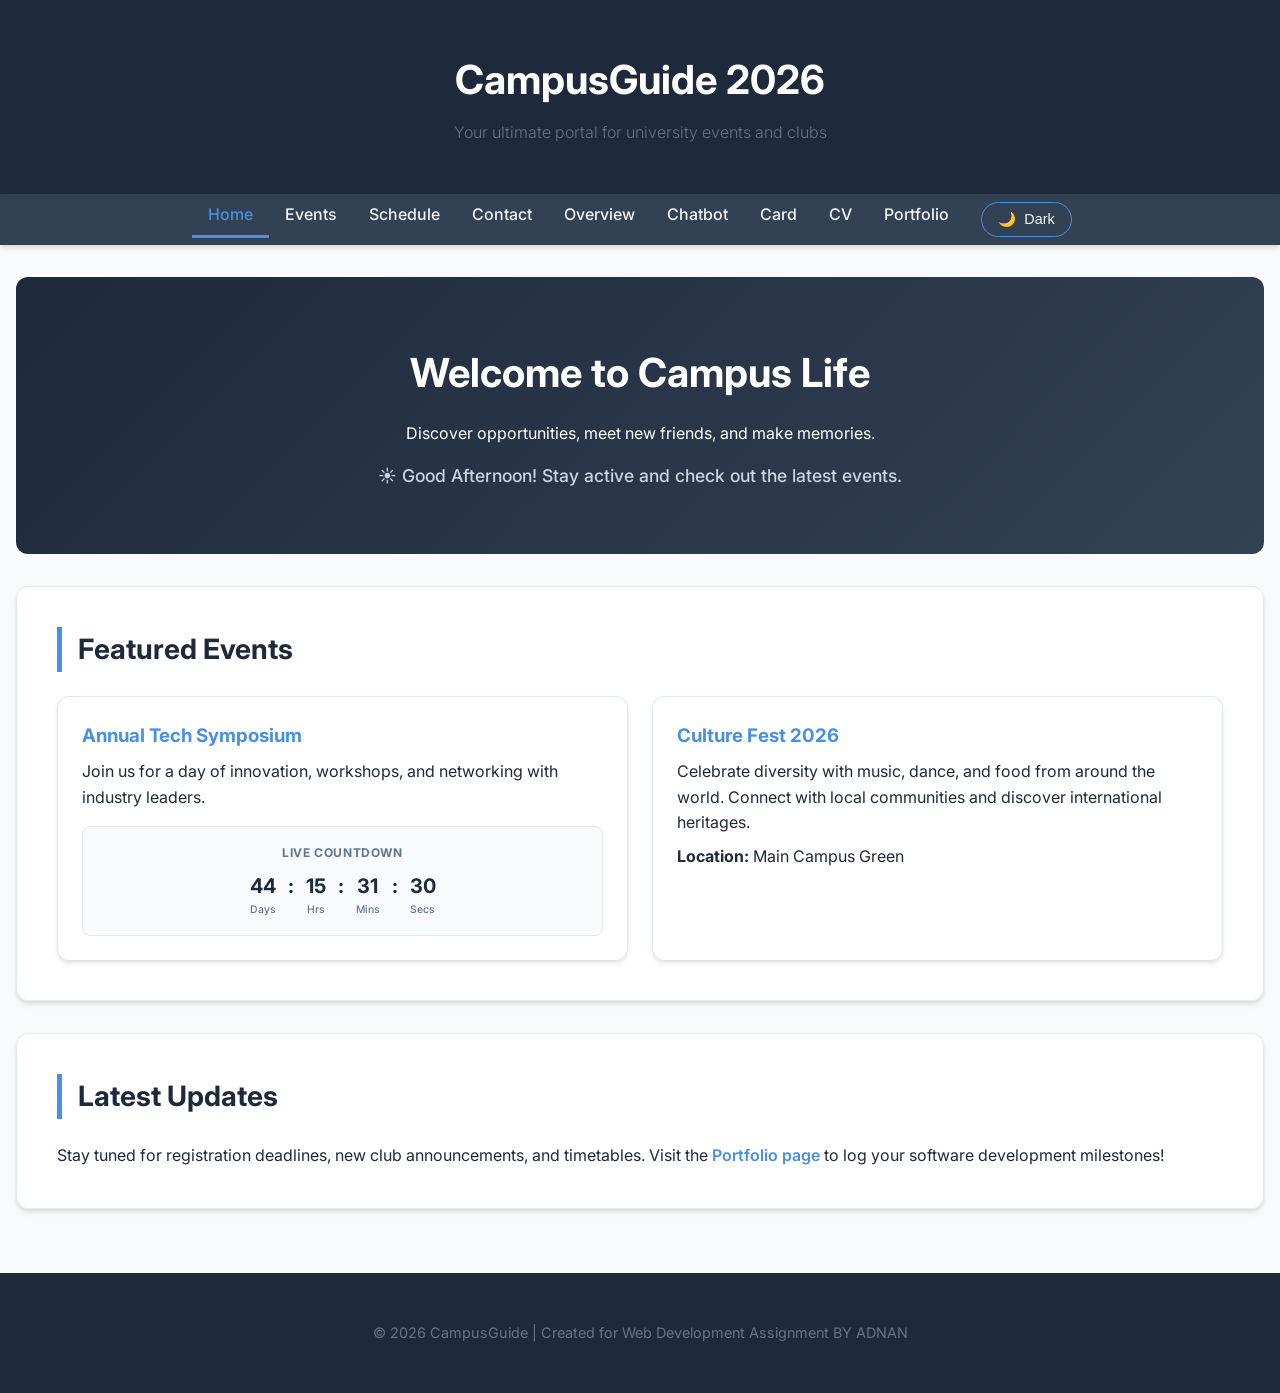
<file: index.html>
<!DOCTYPE html>
<html lang="en">
<head>
    <meta charset="UTF-8">
    <meta name="viewport" content="width=device-width, initial-scale=1.0">
    <title>CampusGuide 2026 - Home</title>
    <link rel="stylesheet" href="styles.css">
    <script src="theme.js"></script>
    <link rel="preconnect" href="https://fonts.googleapis.com">
    <link rel="preconnect" href="https://fonts.gstatic.com" crossorigin>
    <link href="https://fonts.googleapis.com/css2?family=Inter:wght@300;400;500;600;700&display=swap" rel="stylesheet">
    <!-- Demonstration of Internal CSS Rule -->
    <style>
        .hero-banner {
            background: linear-gradient(135deg, #1e293b 0%, #334155 100%);
            color: white;
            padding: 4rem 2rem;
            text-align: center;
            border-radius: var(--radius);
            margin-bottom: 2rem;
        }
        .hero-banner h2 {
            border: none;
            padding: 0;
            color: white;
            font-size: 2.5rem;
            margin-bottom: 1rem;
        }
    </style>
</head>
<body>
    <a href="#main-content" class="skip-link">Skip to main content</a>
    <header>    
        <h1>CampusGuide 2026</h1>
        <p>Your ultimate portal for university events and clubs</p>
    </header>
    
    <nav aria-label="Main navigation">
        <ul>
            <li><a href="index.html" aria-current="page">Home</a></li>
            <li><a href="content.html">Events</a></li>
            <li><a href="data.html">Schedule</a></li>
            <li><a href="contact.html">Contact</a></li>
            <li><a href="overview.html">Overview</a></li>
            <li><a href="chatbot.html">Chatbot</a></li>
            <li><a href="card.html">Card</a></li>
            <li><a href="cv.html">CV</a></li>
            <li><a href="portfolio.html">Portfolio</a></li>
            <li class="theme-toggle-container">
                <button id="theme-toggle" class="theme-toggle-btn" aria-label="Toggle dark mode">
                    <span class="theme-icon" aria-hidden="true">🌙</span>
                    <span class="theme-text">Dark</span>
                </button>
            </li>
        </ul>
    </nav>

    <main id="main-content">
        <div class="hero-banner">
            <h2>Welcome to Campus Life</h2>
            <p>Discover opportunities, meet new friends, and make memories.</p>
        </div>

        <section aria-labelledby="featured-events-heading">
            <h2 id="featured-events-heading">Featured Events</h2>
            <div style="display: grid; grid-template-columns: repeat(auto-fit, minmax(280px, 1fr)); gap: 1.5rem; margin-top: 1rem;">
                <article class="info-card" style="background: var(--card-bg); border: 1px solid var(--border-color); border-radius: var(--radius); padding: 1.5rem; box-shadow: var(--shadow); margin-bottom: 0; border-bottom: none;">
                    <h3 style="color: var(--primary-color); margin-bottom: 0.5rem;">Annual Tech Symposium</h3>
                    <p>Join us for a day of innovation, workshops, and networking with industry leaders.</p>
                    
                    <!-- Live Countdown Widget (Visual Enhancement) -->
                    <div class="countdown-card" style="background: var(--bg-color); padding: 1rem; border-radius: 8px; border: 1px solid var(--border-color); text-align: center; margin-top: 1rem;">
                        <span style="font-size: 0.75rem; font-weight: 700; color: var(--text-light); text-transform: uppercase; letter-spacing: 0.05em; display: block; margin-bottom: 0.5rem;">Live Countdown</span>
                        <div id="tech-symposium-countdown" style="display: flex; justify-content: center; gap: 0.75rem; font-size: 1.25rem; font-weight: 700; color: var(--text-color);">
                            <div><span id="cd-days">00</span><div style="font-size: 0.65rem; font-weight: 500; color: var(--text-light);">Days</div></div>
                            <div>:</div>
                            <div><span id="cd-hours">00</span><div style="font-size: 0.65rem; font-weight: 500; color: var(--text-light);">Hrs</div></div>
                            <div>:</div>
                            <div><span id="cd-mins">00</span><div style="font-size: 0.65rem; font-weight: 500; color: var(--text-light);">Mins</div></div>
                            <div>:</div>
                            <div><span id="cd-secs">00</span><div style="font-size: 0.65rem; font-weight: 500; color: var(--text-light);">Secs</div></div>
                        </div>
                    </div>
                </article>
                
                <article class="info-card" style="background: var(--card-bg); border: 1px solid var(--border-color); border-radius: var(--radius); padding: 1.5rem; box-shadow: var(--shadow); margin-bottom: 0; border-bottom: none;">
                    <h3 style="color: var(--primary-color); margin-bottom: 0.5rem;">Culture Fest 2026</h3>
                    <p>Celebrate diversity with music, dance, and food from around the world. Connect with local communities and discover international heritages.</p>
                    <p style="margin-top: 0.5rem;"><strong>Location:</strong> Main Campus Green</p>
                </article>
            </div>
        </section>

        <section aria-labelledby="updates-heading">
            <h2 id="updates-heading">Latest Updates</h2>
            <p>Stay tuned for registration deadlines, new club announcements, and timetables. Visit the <a href="portfolio.html" style="color: var(--primary-color); font-weight: 600; text-decoration: none;">Portfolio page</a> to log your software development milestones!</p>
        </section>
    </main>
    
    <footer>
        <p>&copy; 2026 CampusGuide | Created for Web Development Assignment BY ADNAN</p>
    </footer>

    <script src="index.js"></script>
</body>
</html>
</file>
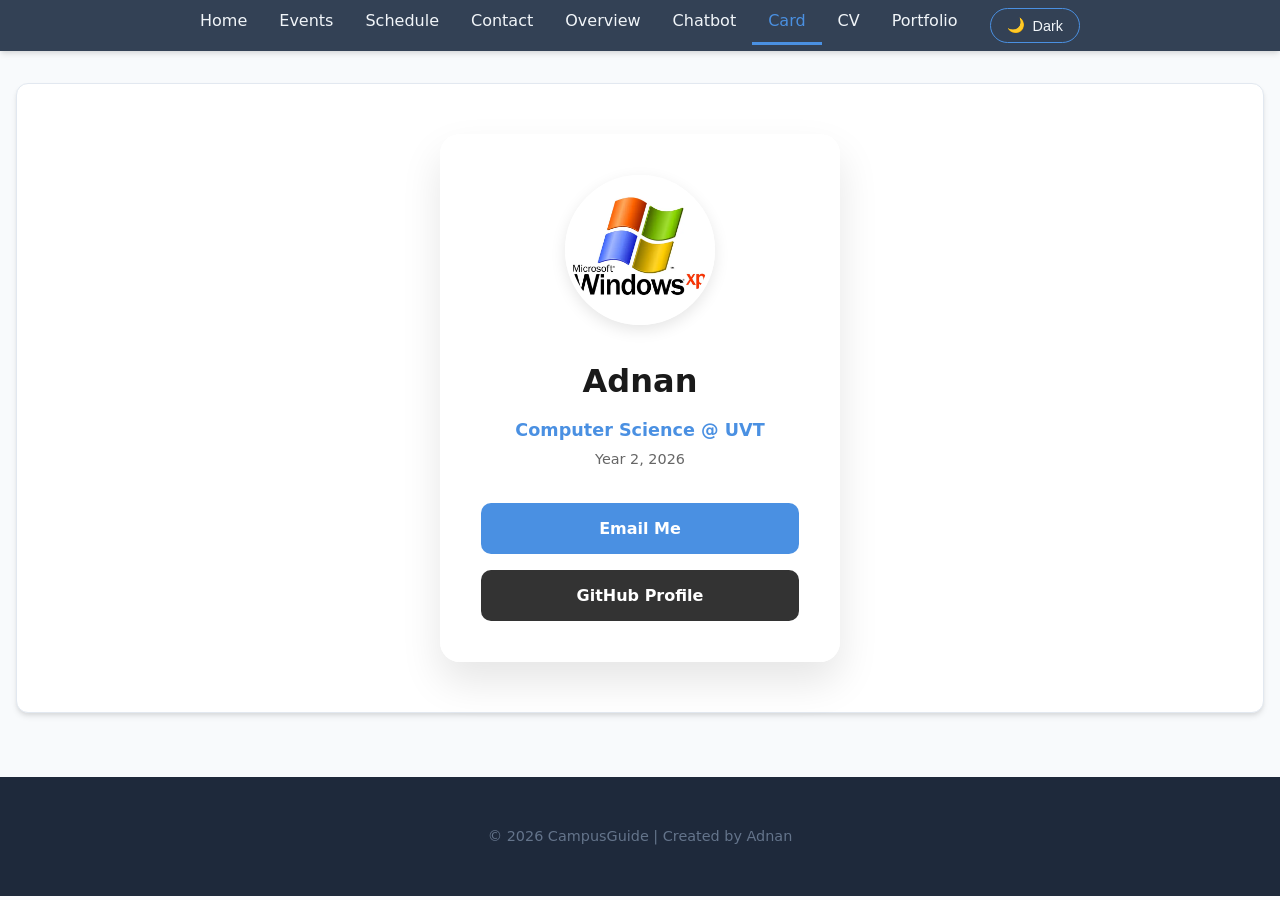
<file: card.html>
<!DOCTYPE html>
<html lang="en">
<head>
    <meta charset="UTF-8">
    <meta name="viewport" content="width=device-width, initial-scale=1.0">
    <title>Business Card - Adnan</title>
    <link rel="stylesheet" href="styles.css">
    <link rel="stylesheet" href="card.css">
    <script src="theme.js"></script>
</head>
<body>
    <nav aria-label="Main navigation">
        <ul>
            <li><a href="index.html">Home</a></li>
            <li><a href="content.html">Events</a></li>
            <li><a href="data.html">Schedule</a></li>
            <li><a href="contact.html">Contact</a></li>
            <li><a href="overview.html">Overview</a></li>
            <li><a href="chatbot.html">Chatbot</a></li>
            <li><a href="card.html" aria-current="page">Card</a></li>
            <li><a href="cv.html">CV</a></li>
            <li><a href="portfolio.html">Portfolio</a></li>
            <li class="theme-toggle-container">
                <button id="theme-toggle" class="theme-toggle-btn" aria-label="Toggle dark mode">
                    <span class="theme-icon" aria-hidden="true">🌙</span>
                    <span class="theme-text">Dark</span>
                </button>
            </li>
        </ul>
    </nav>

    <main id="main-content">
        <section class="card-container">
            <div class="card" id="my-card">
                <img src="Windows.jpg" alt="Profile photo of Adnan" class="profile-img">
                <h1 class="name">Adnan</h1>
                <p class="specialization">Computer Science @ UVT</p>
                <p class="year">Year 2, 2026</p>
                <div class="links">
                    <a href="mailto:adnan.muhannad.adi@gmail.com" class="link-btn">Email Me</a>
                    <a href="https://github.com/TheBossAdi1" class="link-btn github" target="_blank">GitHub Profile</a>
                </div>
            </div>
        </section>
    </main>

    <footer>
        <p>&copy; 2026 CampusGuide | Created by Adnan</p>
    </footer>
</body>
</html>
</file>
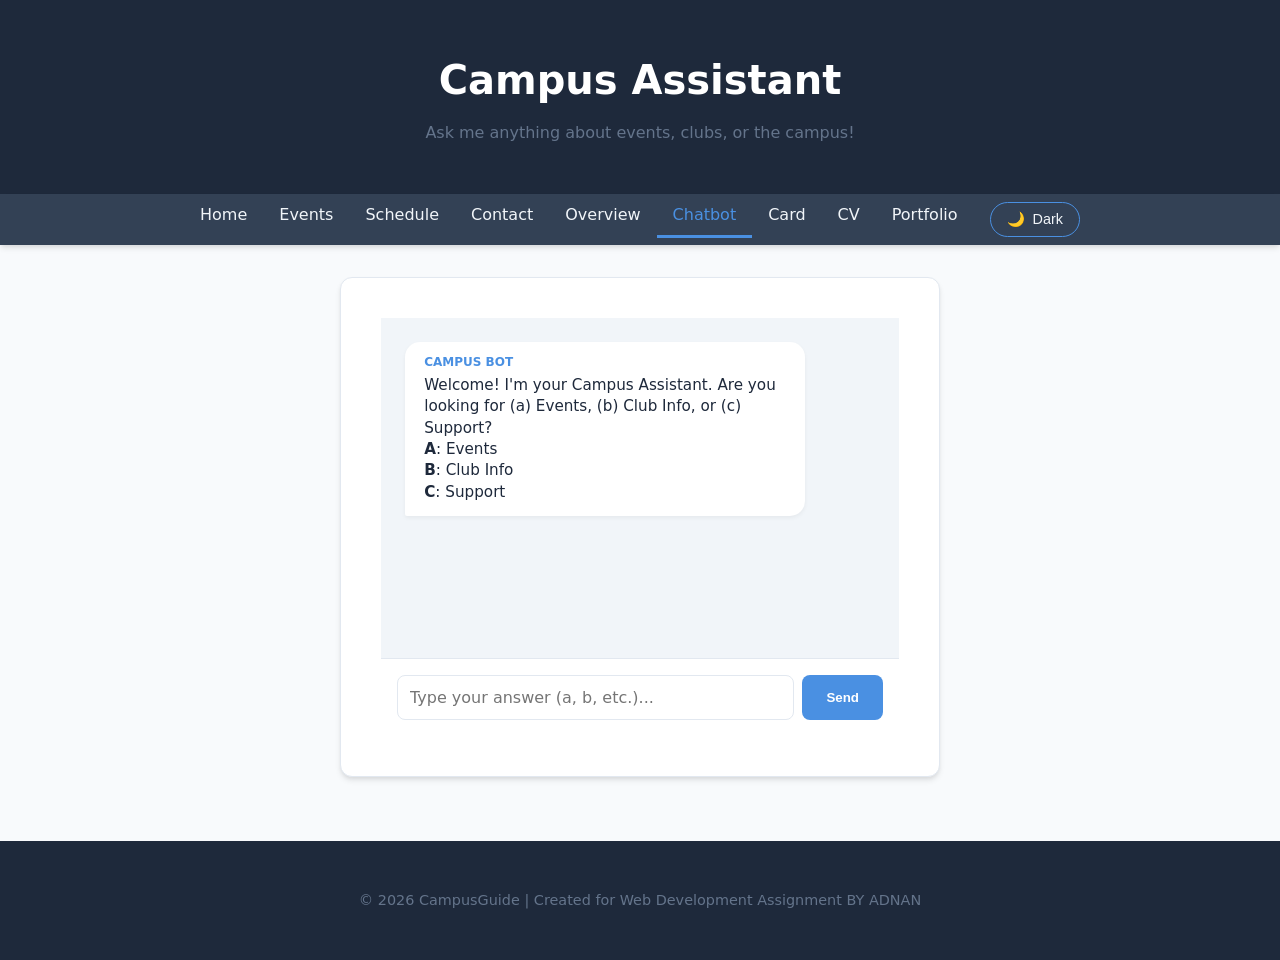
<file: chatbot.html>
<!DOCTYPE html>
<html lang="en">
<head>
    <meta charset="UTF-8">
    <meta name="viewport" content="width=device-width, initial-scale=1.0">
    <title>CampusGuide 2026 - Chatbot</title>
    <link rel="stylesheet" href="styles.css">
    <link rel="stylesheet" href="chatbot.css">
    <script src="theme.js"></script>
</head>
<body>
    <a href="#main-content" class="skip-link">Skip to main content</a>
    <header>    
        <h1>Campus Assistant</h1>
        <p>Ask me anything about events, clubs, or the campus!</p>
    </header>
    
    <nav aria-label="Main navigation">
        <ul>
            <li><a href="index.html">Home</a></li>
            <li><a href="content.html">Events</a></li>
            <li><a href="data.html">Schedule</a></li>
            <li><a href="contact.html">Contact</a></li>
            <li><a href="overview.html">Overview</a></li>
            <li><a href="chatbot.html" aria-current="page">Chatbot</a></li>
            <li><a href="card.html">Card</a></li>
            <li><a href="cv.html">CV</a></li>
            <li><a href="portfolio.html">Portfolio</a></li>
            <li class="theme-toggle-container">
                <button id="theme-toggle" class="theme-toggle-btn" aria-label="Toggle dark mode">
                    <span class="theme-icon" aria-hidden="true">🌙</span>
                    <span class="theme-text">Dark</span>
                </button>
            </li>
        </ul>
    </nav>

    <main id="main-content">
        <section class="chat-wrapper">
            <div id="chat-container" class="chat-display">
                <!-- Messages will be appended here -->
            </div>
            <form id="chat-form" class="chat-input-area">
                <input type="text" id="user-input" placeholder="Type your answer (a, b, etc.)..." required autocomplete="off">
                <button type="submit">Send</button>
            </form>
        </section>
    </main>
    
    <footer>
        <p>&copy; 2026 CampusGuide | Created for Web Development Assignment BY ADNAN</p>
    </footer>

    <script src="chatbot.js"></script>
</body>
</html>
</file>
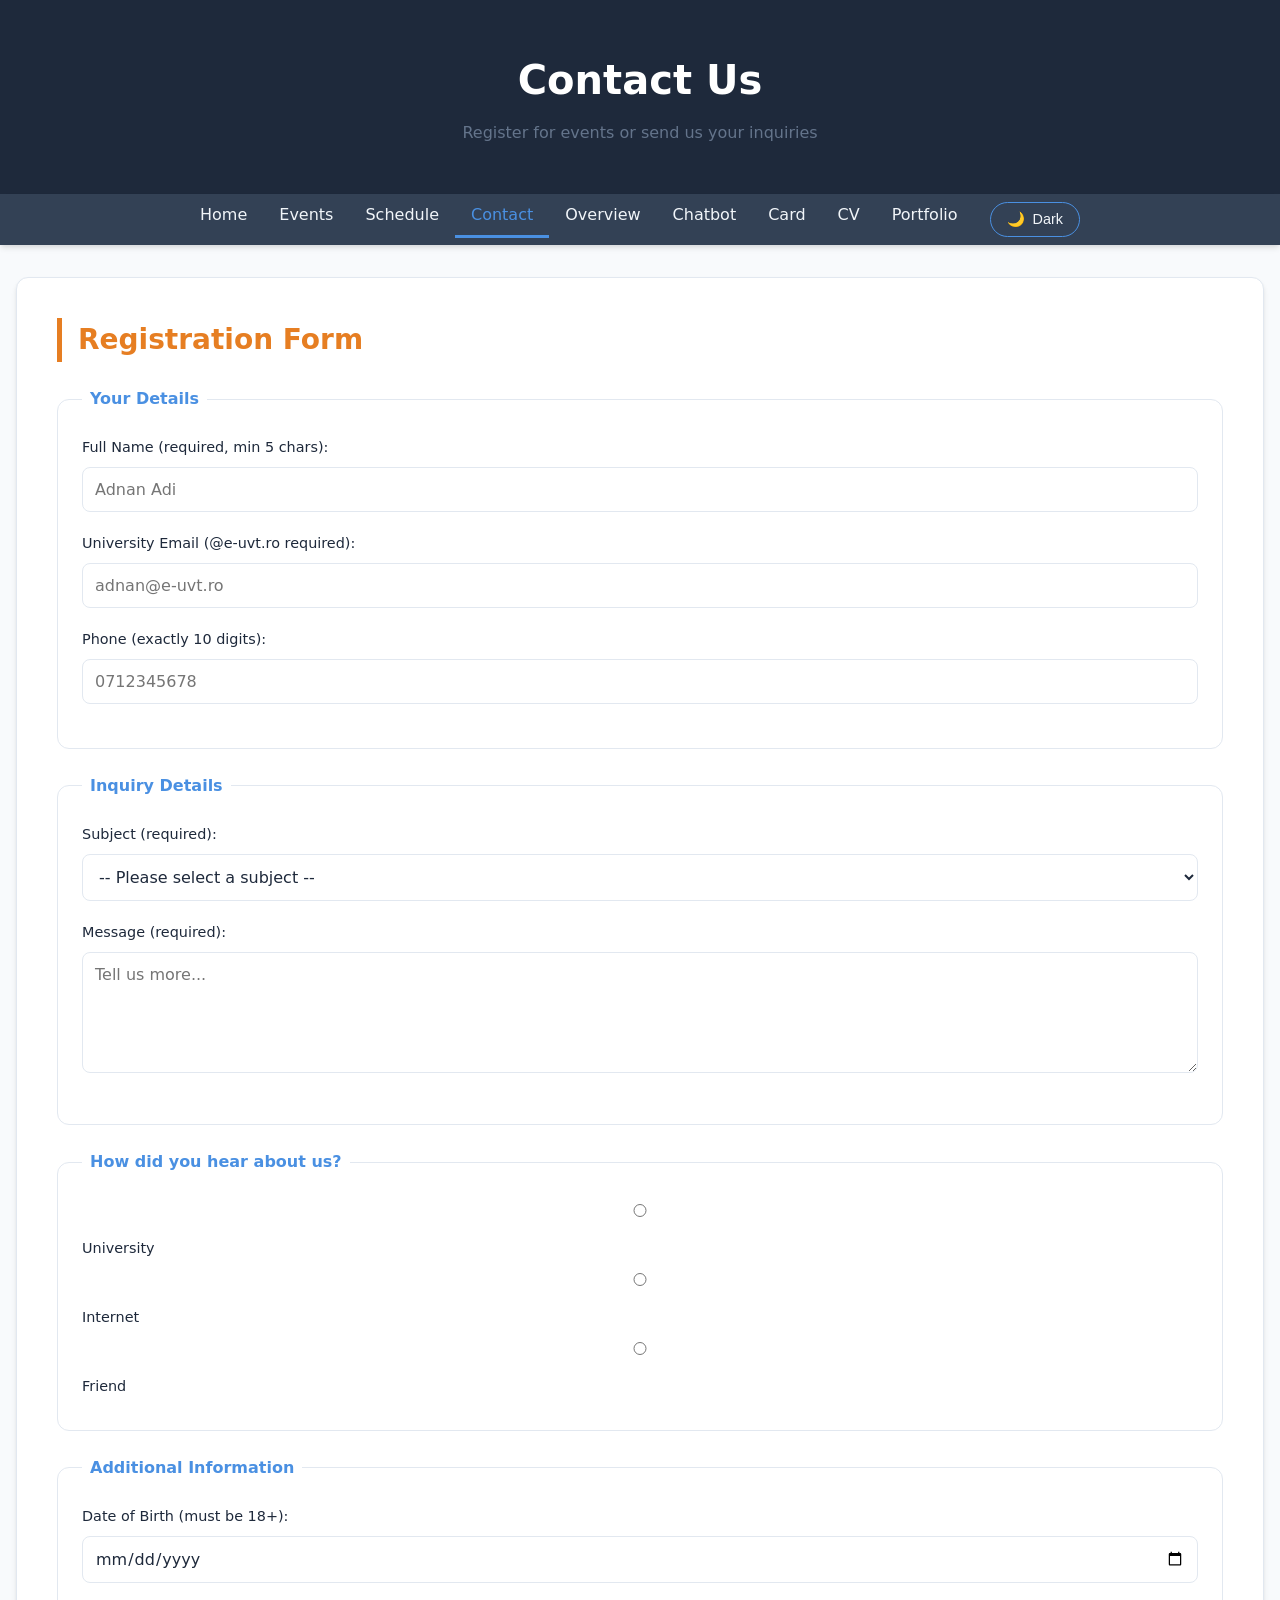
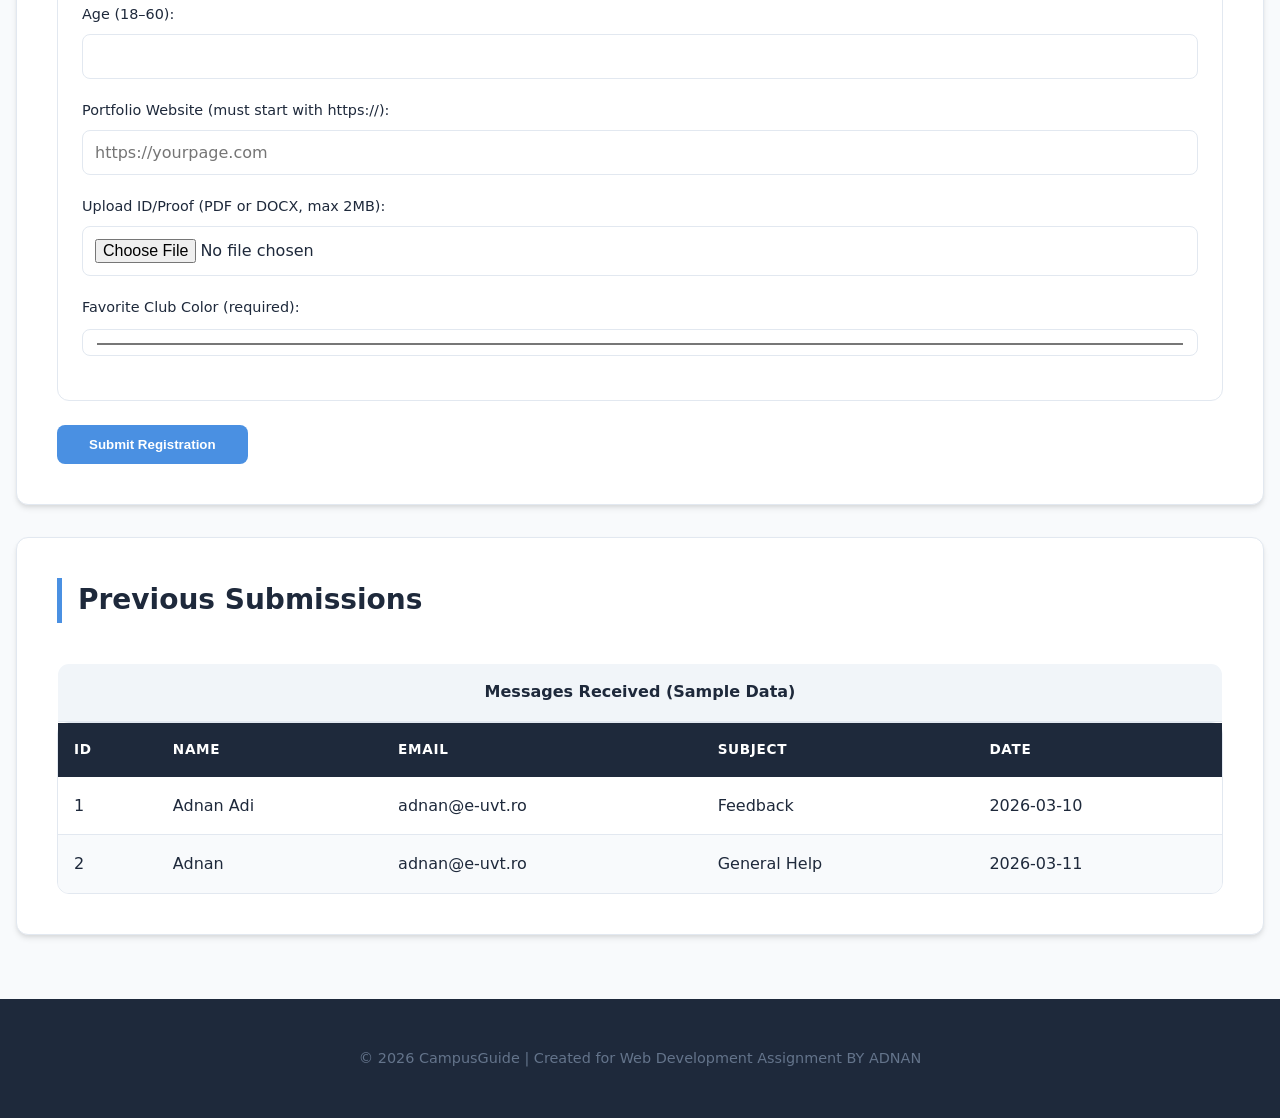
<file: contact.html>
<!DOCTYPE html>
<html lang="en">

<head>
    <meta charset="UTF-8">
    <meta name="viewport" content="width=device-width, initial-scale=1.0">
    <title>CampusGuide 2026 - Contact</title>
    <link rel="stylesheet" href="styles.css">
    <script src="theme.js"></script>
</head>

<body>
    <a href="#main-content" class="skip-link">Skip to main content</a>
    <header>
        <h1>Contact Us</h1>
        <p>Register for events or send us your inquiries</p>
    </header>

    <nav aria-label="Main navigation">
        <ul>
            <li><a href="index.html">Home</a></li>
            <li><a href="content.html">Events</a></li>
            <li><a href="data.html">Schedule</a></li>
            <li><a href="contact.html" aria-current="page">Contact</a></li>
            <li><a href="overview.html">Overview</a></li>
            <li><a href="chatbot.html">Chatbot</a></li>
            <li><a href="card.html">Card</a></li>
            <li><a href="cv.html">CV</a></li>
            <li><a href="portfolio.html">Portfolio</a></li>
            <li class="theme-toggle-container">
                <button id="theme-toggle" class="theme-toggle-btn" aria-label="Toggle dark mode">
                    <span class="theme-icon" aria-hidden="true">🌙</span>
                    <span class="theme-text">Dark</span>
                </button>
            </li>
        </ul>
    </nav>

    <main id="main-content">
        <section>
            <h2 style="color: #e67e22; border-color: #e67e22;">Registration Form</h2>

            <form action="#" method="post" aria-label="Contact form" id="contactForm">
                <fieldset>
                    <legend>Your Details</legend>
                    <div>
                        <label for="fullname">Full Name (required, min 5 chars):</label>
                        <input type="text" id="fullname" name="fullname" required placeholder="Adnan Adi">
                    </div>

                    <div>
                        <label for="email">University Email (@e-uvt.ro required):</label>
                        <input type="email" id="email" name="email" required placeholder="adnan@e-uvt.ro">
                    </div>

                    <div>
                        <label for="phone">Phone (exactly 10 digits):</label>
                        <input type="tel" id="phone" name="phone" placeholder="0712345678">
                    </div>
                </fieldset>

                <fieldset>
                    <legend>Inquiry Details</legend>
                    <div>
                        <label for="subject">Subject (required):</label>
                        <select id="subject" name="subject" required>
                            <option value="">-- Please select a subject --</option>
                            <option value="lab">Lab Question</option>
                            <option value="feedback">Feedback</option>
                            <option value="help">General Help</option>
                            <option value="other">Other</option>
                        </select>
                    </div>

                    <div>
                        <label for="message">Message (required):</label>
                        <textarea id="message" name="message" rows="5" required
                            placeholder="Tell us more..."></textarea>
                    </div>
                </fieldset>

                <fieldset>
                    <legend>How did you hear about us?</legend>
                    <div class="subscribe-container">
                        <input type="radio" id="uni" name="source" value="uni">
                        <label for="uni">University</label>
                    </div>
                    <div class="subscribe-container">
                        <input type="radio" id="internet" name="source" value="internet">
                        <label for="internet">Internet</label>
                    </div>
                    <div class="subscribe-container">
                        <input type="radio" id="friend" name="source" value="friend">
                        <label for="friend">Friend</label>
                    </div>
                </fieldset>

                <fieldset>
                    <legend>Additional Information</legend>
                    <div>
                        <label for="dob">Date of Birth (must be 18+):</label>
                        <input type="date" id="dob" name="dob" required>
                    </div>

                    <div>
                        <label for="age">Age (18–60):</label>
                        <input type="number" id="age" name="age" min="18" max="60" required>
                    </div>

                    <div>
                        <label for="website">Portfolio Website (must start with https://):</label>
                        <input type="url" id="website" name="website" placeholder="https://yourpage.com" required>
                    </div>

                    <div>
                        <label for="fileUpload">Upload ID/Proof (PDF or DOCX, max 2MB):</label>
                        <input type="file" id="fileUpload" name="fileUpload" accept=".pdf,.docx" required>
                    </div>

                    <div>
                        <label for="favColor">Favorite Club Color (required):</label>
                        <input type="color" id="favColor" name="favColor" value="#4a90e2">
                    </div>
                </fieldset>

                <div>
                    <button type="submit">Submit Registration</button>
                </div>
            </form>
        </section>

        <section>
            <h2>Previous Submissions</h2>
            <div class="table-container">
                <table>
                    <caption>Messages Received (Sample Data)</caption>
                    <thead>
                        <tr>
                            <th scope="col">ID</th>
                            <th scope="col">Name</th>
                            <th scope="col">Email</th>
                            <th scope="col">Subject</th>
                            <th scope="col">Date</th>
                        </tr>
                    </thead>
                    <tbody>
                        <tr>
                            <td>1</td>
                            <td>Adnan Adi</td>
                            <td>adnan@e-uvt.ro</td>
                            <td>Feedback</td>
                            <td>2026-03-10</td>
                        </tr>
                        <tr>
                            <td>2</td>
                            <td>Adnan</td>
                            <td>adnan@e-uvt.ro</td>
                            <td>General Help</td>
                            <td>2026-03-11</td>
                        </tr>
                    </tbody>
                </table>
            </div>
        </section>
    </main>

    <footer>
        <p>&copy; 2026 CampusGuide | Created for Web Development Assignment BY ADNAN</p>
    </footer>

    <script src="contact.js"></script>
</body>

</html>
</file>
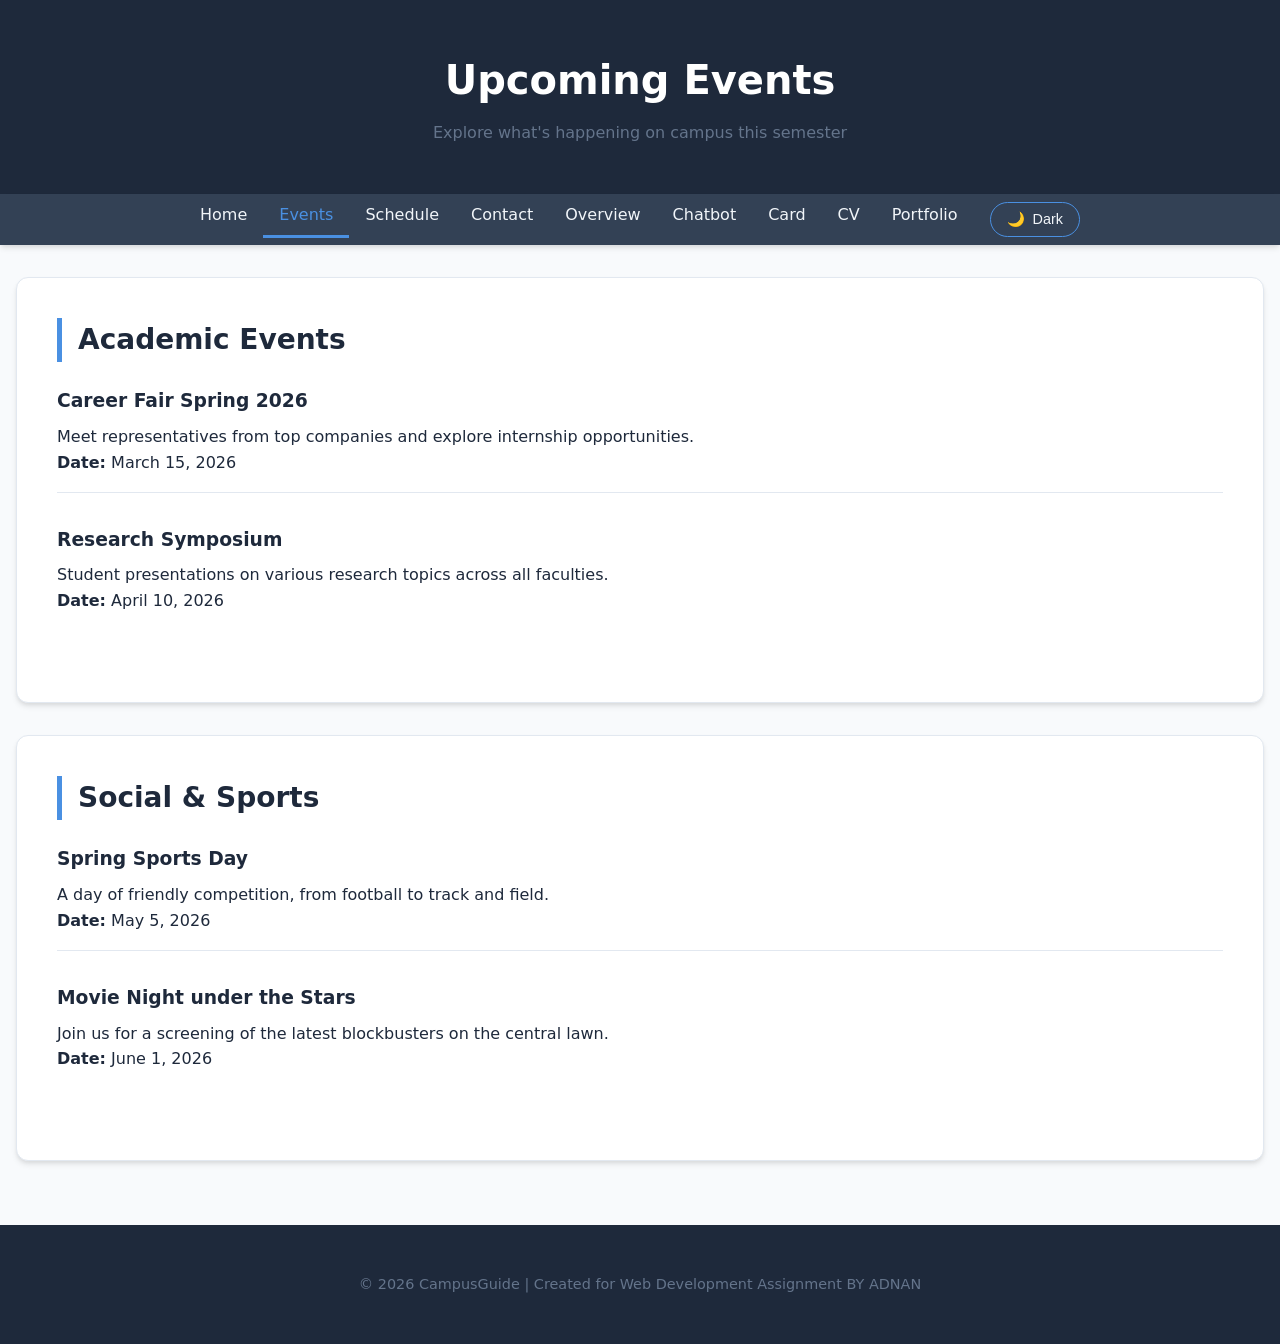
<file: content.html>
<!DOCTYPE html>
<html lang="en">
<head>
    <meta charset="UTF-8">
    <meta name="viewport" content="width=device-width, initial-scale=1.0">
    <title>CampusGuide 2026 - Events</title>
    <link rel="stylesheet" href="styles.css">
    <script src="theme.js"></script>
</head>
<body>
    <a href="#main-content" class="skip-link">Skip to main content</a>
    <header>    
        <h1>Upcoming Events</h1>
        <p>Explore what's happening on campus this semester</p>
    </header>
    
    <nav aria-label="Main navigation">
        <ul>
            <li><a href="index.html">Home</a></li>
            <li><a href="content.html" aria-current="page">Events</a></li>
            <li><a href="data.html">Schedule</a></li>
            <li><a href="contact.html">Contact</a></li>
            <li><a href="overview.html">Overview</a></li>
            <li><a href="chatbot.html">Chatbot</a></li>
            <li><a href="card.html">Card</a></li>
            <li><a href="cv.html">CV</a></li>
            <li><a href="portfolio.html">Portfolio</a></li>
            <li class="theme-toggle-container">
                <button id="theme-toggle" class="theme-toggle-btn" aria-label="Toggle dark mode">
                    <span class="theme-icon" aria-hidden="true">🌙</span>
                    <span class="theme-text">Dark</span>
                </button>
            </li>
        </ul>
    </nav>

    <main id="main-content">
        <section>
            <h2>Academic Events</h2>
            <article>
                <h3>Career Fair Spring 2026</h3>
                <p>Meet representatives from top companies and explore internship opportunities.</p>
                <p><strong>Date:</strong> March 15, 2026</p>
            </article>
            <article>
                <h3>Research Symposium</h3>
                <p>Student presentations on various research topics across all faculties.</p>
                <p><strong>Date:</strong> April 10, 2026</p>
            </article>
        </section>

        <section>
            <h2>Social & Sports</h2>
            <article>
                <h3>Spring Sports Day</h3>
                <p>A day of friendly competition, from football to track and field.</p>
                <p><strong>Date:</strong> May 5, 2026</p>
            </article>
            <article>
                <h3>Movie Night under the Stars</h3>
                <p>Join us for a screening of the latest blockbusters on the central lawn.</p>
                <p><strong>Date:</strong> June 1, 2026</p>
            </article>
        </section>
    </main>
    
    <footer>
        <p>&copy; 2026 CampusGuide | Created for Web Development Assignment BY ADNAN</p>
    </footer>
</body>
</html>
</file>
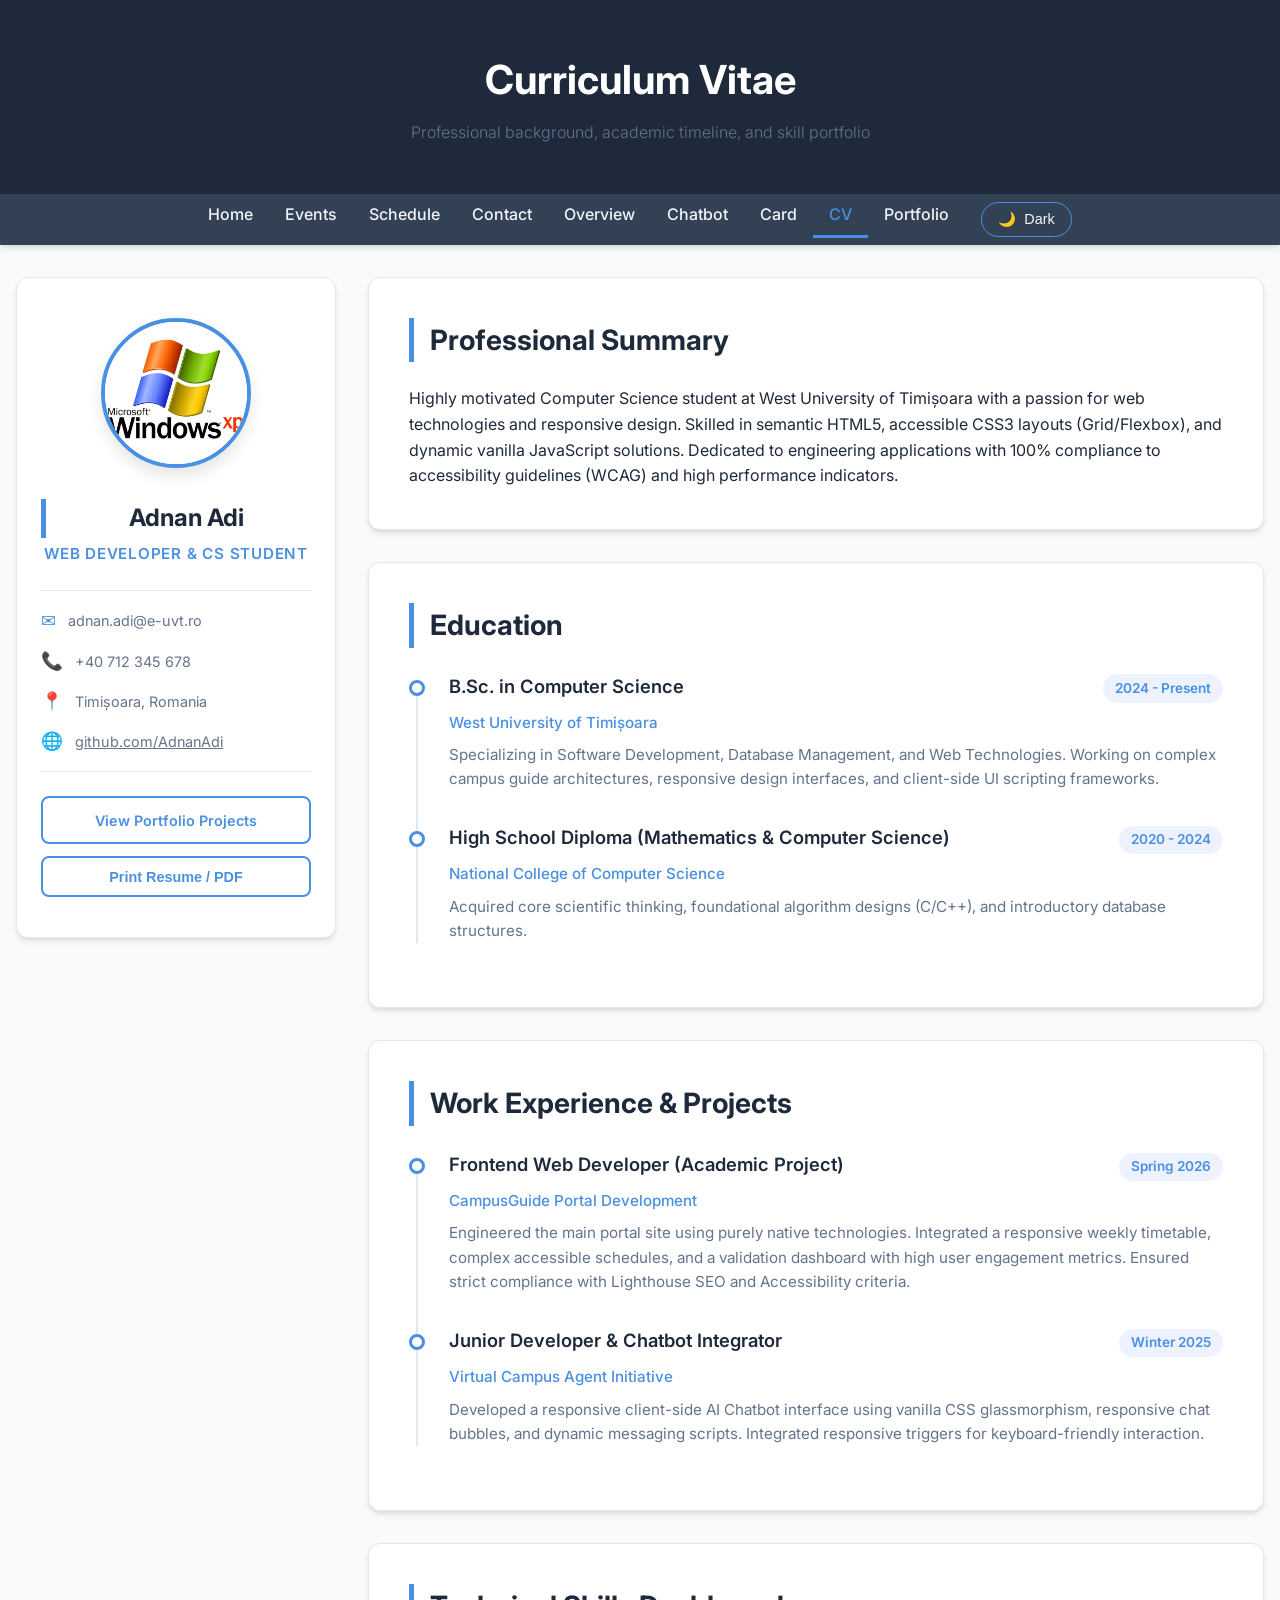
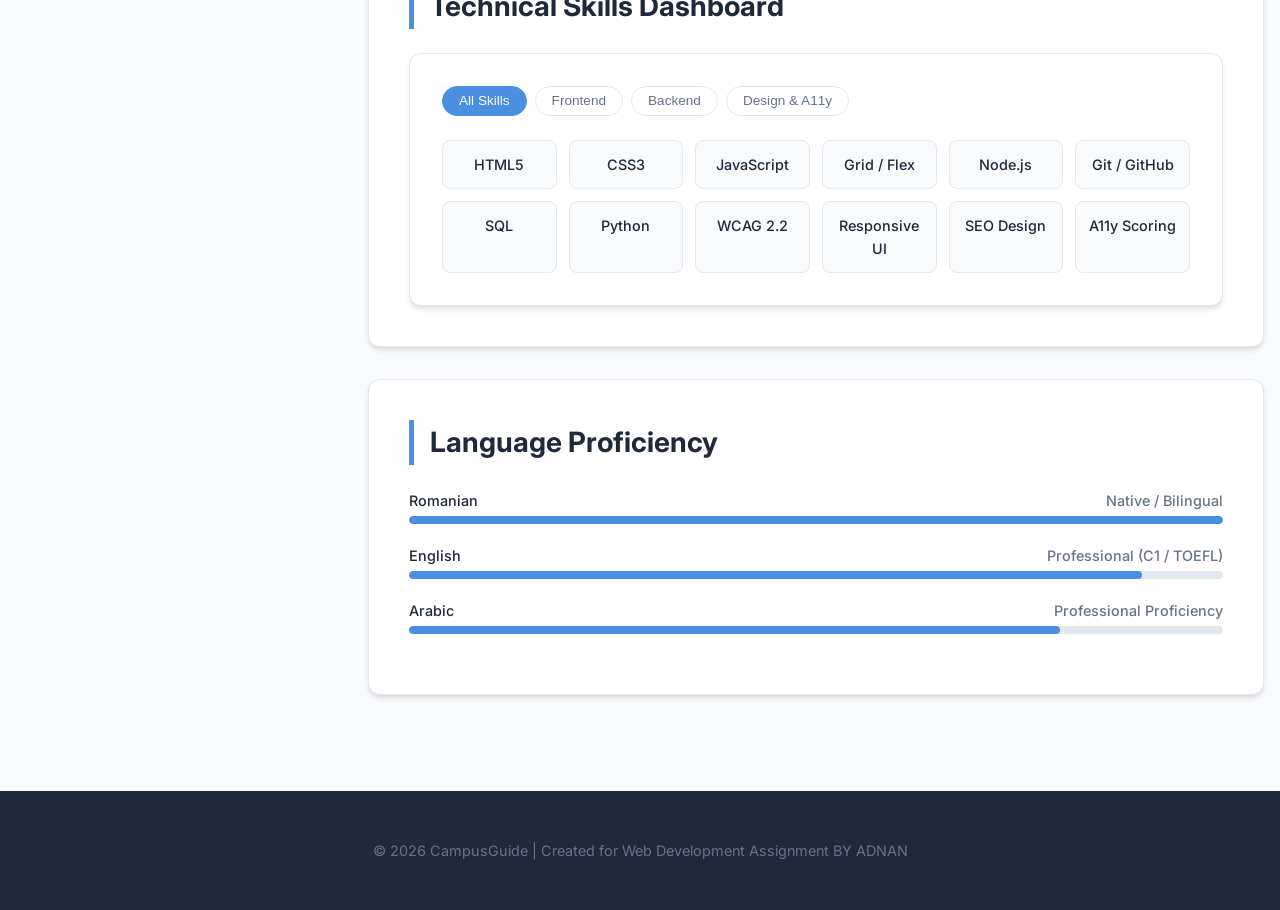
<file: cv.html>
<!DOCTYPE html>
<html lang="en">
<head>
    <meta charset="UTF-8">
    <meta name="viewport" content="width=device-width, initial-scale=1.0">
    <title>CampusGuide 2026 - Curriculum Vitae</title>
    <link rel="stylesheet" href="styles.css">
    <link rel="stylesheet" href="cv.css">
    <script src="theme.js"></script>
    <link rel="preconnect" href="https://fonts.googleapis.com">
    <link rel="preconnect" href="https://fonts.gstatic.com" crossorigin>
    <link href="https://fonts.googleapis.com/css2?family=Inter:wght@300;400;500;600;700&display=swap" rel="stylesheet">
</head>
<body>
    <a href="#main-content" class="skip-link">Skip to main content</a>
    
    <header>    
        <h1>Curriculum Vitae</h1>
        <p>Professional background, academic timeline, and skill portfolio</p>
    </header>
    
    <nav aria-label="Main navigation">
        <ul>
            <li><a href="index.html">Home</a></li>
            <li><a href="content.html">Events</a></li>
            <li><a href="data.html">Schedule</a></li>
            <li><a href="contact.html">Contact</a></li>
            <li><a href="overview.html">Overview</a></li>
            <li><a href="chatbot.html">Chatbot</a></li>
            <li><a href="card.html">Card</a></li>
            <li><a href="cv.html" aria-current="page">CV</a></li>
            <li><a href="portfolio.html">Portfolio</a></li>
            <li class="theme-toggle-container">
                <button id="theme-toggle" class="theme-toggle-btn" aria-label="Toggle dark mode">
                    <span class="theme-icon" aria-hidden="true">🌙</span>
                    <span class="theme-text">Dark</span>
                </button>
            </li>
        </ul>
    </nav>

    <main id="main-content">
        <div class="cv-container">
            <!-- Sidebar Profile Card -->
            <aside class="cv-sidebar" aria-label="Personal Information">
                <div class="cv-sidebar-card">
                    <img src="Windows.jpg" alt="Adnan Adi Profile Photo" class="cv-avatar">
                    <h2 class="cv-name">Adnan Adi</h2>
                    <p class="cv-title">Web Developer & CS Student</p>
                    
                    <ul class="cv-contact-list">
                        <li class="cv-contact-item">
                            <span class="cv-contact-icon" aria-hidden="true">✉️</span>
                            <span class="cv-contact-text">adnan.adi@e-uvt.ro</span>
                        </li>
                        <li class="cv-contact-item">
                            <span class="cv-contact-icon" aria-hidden="true">📞</span>
                            <span class="cv-contact-text">+40 712 345 678</span>
                        </li>
                        <li class="cv-contact-item">
                            <span class="cv-contact-icon" aria-hidden="true">📍</span>
                            <span class="cv-contact-text">Timișoara, Romania</span>
                        </li>
                        <li class="cv-contact-item">
                            <span class="cv-contact-icon" aria-hidden="true">🌐</span>
                            <a href="https://github.com/AdnanAdi" class="cv-contact-text" style="color: inherit;">github.com/AdnanAdi</a>
                        </li>
                    </ul>
                    
                    <div class="cv-actions">
                        <a href="portfolio.html" class="cv-btn-secondary" style="text-align: center;">View Portfolio Projects</a>
                        <button id="print-cv-btn" class="cv-btn-secondary">Print Resume / PDF</button>
                    </div>
                </div>
            </aside>

            <!-- CV Timeline and Sections -->
            <div class="cv-main-content">
                <!-- Profile Section -->
                <section aria-labelledby="profile-heading">
                    <h2 id="profile-heading">Professional Summary</h2>
                    <p>Highly motivated Computer Science student at West University of Timișoara with a passion for web technologies and responsive design. Skilled in semantic HTML5, accessible CSS3 layouts (Grid/Flexbox), and dynamic vanilla JavaScript solutions. Dedicated to engineering applications with 100% compliance to accessibility guidelines (WCAG) and high performance indicators.</p>
                </section>

                <!-- Education Section -->
                <section aria-labelledby="education-heading">
                    <h2 id="education-heading">Education</h2>
                    <div class="timeline">
                        <div class="timeline-item">
                            <div class="timeline-header">
                                <h3 class="timeline-role">B.Sc. in Computer Science</h3>
                                <span class="timeline-date">2024 - Present</span>
                            </div>
                            <div class="timeline-org">West University of Timișoara</div>
                            <p class="timeline-desc">Specializing in Software Development, Database Management, and Web Technologies. Working on complex campus guide architectures, responsive design interfaces, and client-side UI scripting frameworks.</p>
                        </div>
                        
                        <div class="timeline-item">
                            <div class="timeline-header">
                                <h3 class="timeline-role">High School Diploma (Mathematics & Computer Science)</h3>
                                <span class="timeline-date">2020 - 2024</span>
                            </div>
                            <div class="timeline-org">National College of Computer Science</div>
                            <p class="timeline-desc">Acquired core scientific thinking, foundational algorithm designs (C/C++), and introductory database structures.</p>
                        </div>
                    </div>
                </section>

                <!-- Experience Section -->
                <section aria-labelledby="experience-heading">
                    <h2 id="experience-heading">Work Experience & Projects</h2>
                    <div class="timeline">
                        <div class="timeline-item">
                            <div class="timeline-header">
                                <h3 class="timeline-role">Frontend Web Developer (Academic Project)</h3>
                                <span class="timeline-date">Spring 2026</span>
                            </div>
                            <div class="timeline-org">CampusGuide Portal Development</div>
                            <p class="timeline-desc">Engineered the main portal site using purely native technologies. Integrated a responsive weekly timetable, complex accessible schedules, and a validation dashboard with high user engagement metrics. Ensured strict compliance with Lighthouse SEO and Accessibility criteria.</p>
                        </div>
                        
                        <div class="timeline-item">
                            <div class="timeline-header">
                                <h3 class="timeline-role">Junior Developer & Chatbot Integrator</h3>
                                <span class="timeline-date">Winter 2025</span>
                            </div>
                            <div class="timeline-org">Virtual Campus Agent Initiative</div>
                            <p class="timeline-desc">Developed a responsive client-side AI Chatbot interface using vanilla CSS glassmorphism, responsive chat bubbles, and dynamic messaging scripts. Integrated responsive triggers for keyboard-friendly interaction.</p>
                        </div>
                    </div>
                </section>

                <!-- Skills Dashboard (Interactive) -->
                <section aria-labelledby="skills-heading">
                    <h2 id="skills-heading">Technical Skills Dashboard</h2>
                    <div class="skills-dashboard">
                        <div class="skills-filter-bar" role="tablist" aria-label="Skills Categories">
                            <button class="skills-filter-btn active" role="tab" aria-selected="true" data-filter="all">All Skills</button>
                            <button class="skills-filter-btn" role="tab" aria-selected="false" data-filter="frontend">Frontend</button>
                            <button class="skills-filter-btn" role="tab" aria-selected="false" data-filter="backend">Backend</button>
                            <button class="skills-filter-btn" role="tab" aria-selected="false" data-filter="design">Design & A11y</button>
                        </div>
                        
                        <div class="skills-grid" aria-live="polite">
                            <div class="skill-card" data-category="frontend">HTML5</div>
                            <div class="skill-card" data-category="frontend">CSS3</div>
                            <div class="skill-card" data-category="frontend">JavaScript</div>
                            <div class="skill-card" data-category="frontend">Grid / Flex</div>
                            <div class="skill-card" data-category="backend">Node.js</div>
                            <div class="skill-card" data-category="backend">Git / GitHub</div>
                            <div class="skill-card" data-category="backend">SQL</div>
                            <div class="skill-card" data-category="backend">Python</div>
                            <div class="skill-card" data-category="design">WCAG 2.2</div>
                            <div class="skill-card" data-category="design">Responsive UI</div>
                            <div class="skill-card" data-category="design">SEO Design</div>
                            <div class="skill-card" data-category="design">A11y Scoring</div>
                        </div>
                    </div>
                </section>

                <!-- Languages Section -->
                <section aria-labelledby="languages-heading">
                    <h2 id="languages-heading">Language Proficiency</h2>
                    <div class="language-list">
                        <div class="language-item">
                            <div class="language-info">
                                <span class="language-name">Romanian</span>
                                <span class="language-level">Native / Bilingual</span>
                            </div>
                            <div class="progress-track" role="progressbar" aria-valuenow="100" aria-valuemin="0" aria-valuemax="100" aria-label="Romanian Proficiency">
                                <div class="progress-fill" style="width: 100%;"></div>
                            </div>
                        </div>
                        
                        <div class="language-item">
                            <div class="language-info">
                                <span class="language-name">English</span>
                                <span class="language-level">Professional (C1 / TOEFL)</span>
                            </div>
                            <div class="progress-track" role="progressbar" aria-valuenow="90" aria-valuemin="0" aria-valuemax="100" aria-label="English Proficiency">
                                <div class="progress-fill" style="width: 90%;"></div>
                            </div>
                        </div>
                        
                        <div class="language-item">
                            <div class="language-info">
                                <span class="language-name">Arabic</span>
                                <span class="language-level">Professional Proficiency</span>
                            </div>
                            <div class="progress-track" role="progressbar" aria-valuenow="80" aria-valuemin="0" aria-valuemax="100" aria-label="Arabic Proficiency">
                                <div class="progress-fill" style="width: 80%;"></div>
                            </div>
                        </div>
                    </div>
                </section>
            </div>
        </div>
    </main>

    <footer>
        <p>&copy; 2026 CampusGuide | Created for Web Development Assignment BY ADNAN</p>
    </footer>

    <script src="cv.js"></script>
</body>
</html>
</file>
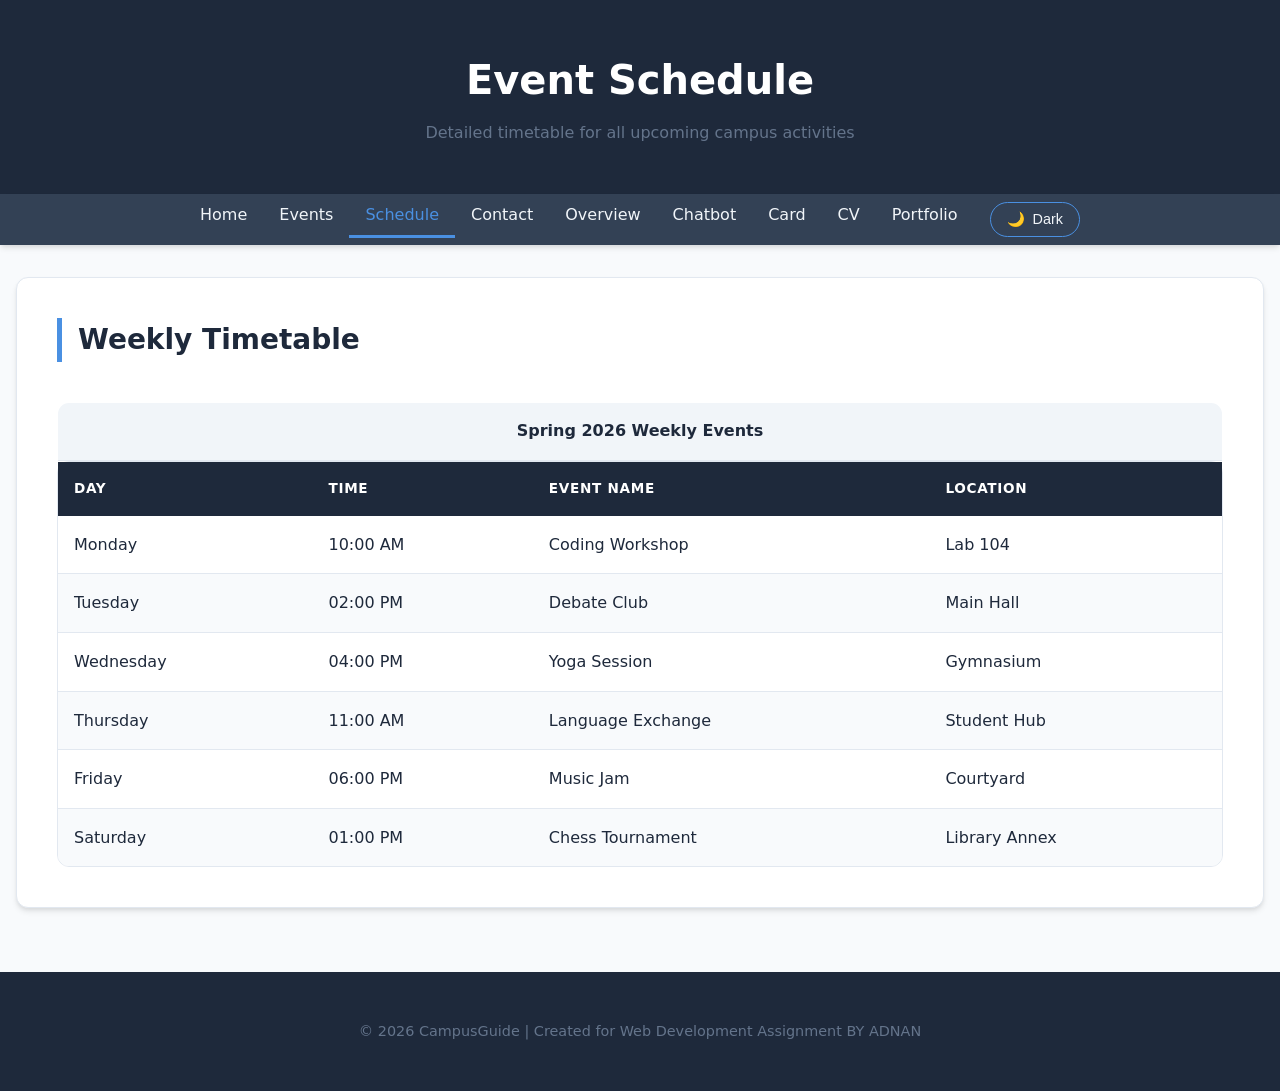
<file: data.html>
<!DOCTYPE html>
<html lang="en">
<head>
    <meta charset="UTF-8">
    <meta name="viewport" content="width=device-width, initial-scale=1.0">
    <title>CampusGuide 2026 - Schedule</title>
    <link rel="stylesheet" href="styles.css">
    <script src="theme.js"></script>
</head>
<body>
    <a href="#main-content" class="skip-link">Skip to main content</a>
    <header>    
        <h1>Event Schedule</h1>
        <p>Detailed timetable for all upcoming campus activities</p>
    </header>
    
    <nav aria-label="Main navigation">
        <ul>
            <li><a href="index.html">Home</a></li>
            <li><a href="content.html">Events</a></li>
            <li><a href="data.html" aria-current="page">Schedule</a></li>
            <li><a href="contact.html">Contact</a></li>
            <li><a href="overview.html">Overview</a></li>
            <li><a href="chatbot.html">Chatbot</a></li>
            <li><a href="card.html">Card</a></li>
            <li><a href="cv.html">CV</a></li>
            <li><a href="portfolio.html">Portfolio</a></li>
            <li class="theme-toggle-container">
                <button id="theme-toggle" class="theme-toggle-btn" aria-label="Toggle dark mode">
                    <span class="theme-icon" aria-hidden="true">🌙</span>
                    <span class="theme-text">Dark</span>
                </button>
            </li>
        </ul>
    </nav>

    <main id="main-content">
        <section>
            <h2>Weekly Timetable</h2>
            <div class="table-container">
                <table>
                    <caption>Spring 2026 Weekly Events</caption>
                    <thead>
                        <tr>
                            <th>Day</th>
                            <th>Time</th>
                            <th>Event Name</th>
                            <th>Location</th>
                        </tr>
                    </thead>
                    <tbody>
                        <tr>
                            <td>Monday</td>
                            <td>10:00 AM</td>
                            <td>Coding Workshop</td>
                            <td>Lab 104</td>
                        </tr>
                        <tr>
                            <td>Tuesday</td>
                            <td>02:00 PM</td>
                            <td>Debate Club</td>
                            <td>Main Hall</td>
                        </tr>
                        <tr>
                            <td>Wednesday</td>
                            <td>04:00 PM</td>
                            <td>Yoga Session</td>
                            <td>Gymnasium</td>
                        </tr>
                        <tr>
                            <td>Thursday</td>
                            <td>11:00 AM</td>
                            <td>Language Exchange</td>
                            <td>Student Hub</td>
                        </tr>
                        <tr>
                            <td>Friday</td>
                            <td>06:00 PM</td>
                            <td>Music Jam</td>
                            <td>Courtyard</td>
                        </tr>
                        <tr>
                            <td>Saturday</td>
                            <td>01:00 PM</td>
                            <td>Chess Tournament</td>
                            <td>Library Annex</td>
                        </tr>
                    </tbody>
                </table>
            </div>
        </section>
    </main>
    
    <footer>
        <p>&copy; 2026 CampusGuide | Created for Web Development Assignment BY ADNAN</p>
    </footer>
</body>
</html>
</file>
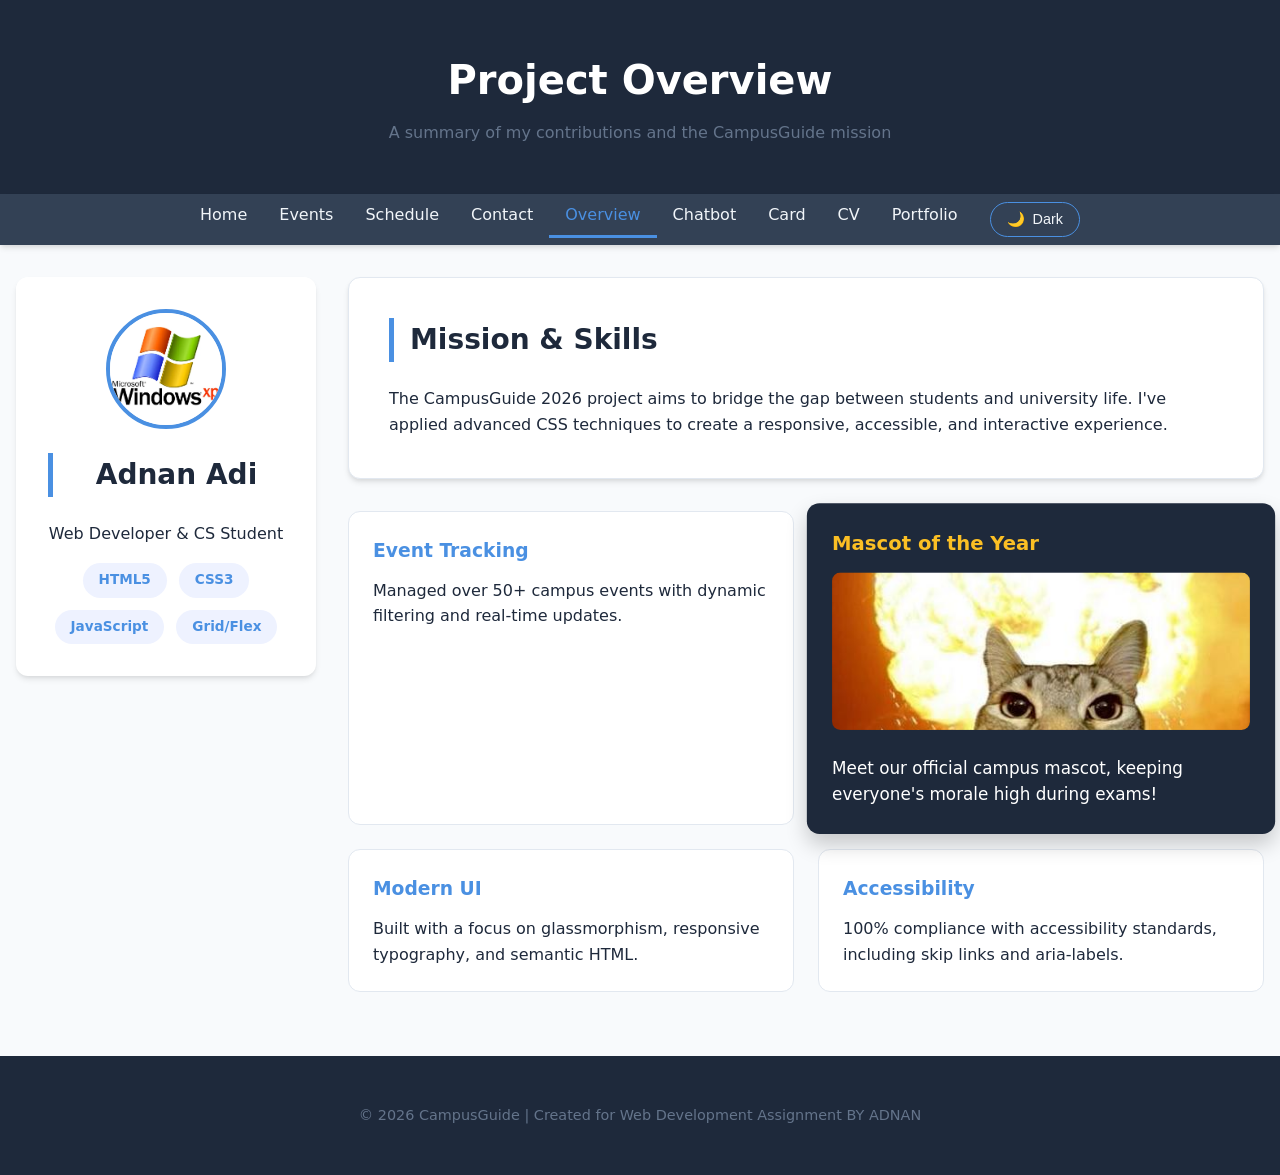
<file: overview.html>
<!DOCTYPE html>
<html lang="en">
<head>
    <meta charset="UTF-8">
    <meta name="viewport" content="width=device-width, initial-scale=1.0">
    <title>CampusGuide 2026 - Overview</title>
    <link rel="stylesheet" href="styles.css">
    <style>
        /* Overview Page Specific Styles - Grid & Flexbox */
        .overview-grid {
            display: grid;
            grid-template-columns: 1fr;
            gap: 2rem;
            margin-top: 2rem;
        }

        /* Profile Section using Flexbox */
        .profile-summary {
            display: flex;
            flex-direction: column;
            align-items: center;
            text-align: center;
            gap: 1.5rem;
            background: white;
            padding: 2rem;
            border-radius: var(--radius);
            box-shadow: var(--shadow);
        }

        .profile-summary img {
            width: 120px;
            height: 120px;
            border-radius: 50%;
            object-fit: cover;
            border: 4px solid var(--primary-color);
        }

        .skills-list {
            display: flex;
            flex-wrap: wrap;
            gap: 0.75rem;
            justify-content: center;
            list-style: none;
            margin-top: 1rem;
        }

        .skill-tag {
            background: #eef2ff;
            color: var(--primary-color);
            padding: 0.4rem 1rem;
            border-radius: 20px;
            font-size: 0.85rem;
            font-weight: 600;
        }

        /* Cards Section using Grid */
        .cards-section {
            display: grid;
            grid-template-columns: repeat(auto-fit, minmax(200px, 1fr));
            gap: 1.5rem;
        }

        .info-card {
            background: white;
            padding: 1.5rem;
            border-radius: var(--radius);
            border: 1px solid var(--border-color);
            transition: transform 0.3s ease;
        }

        .info-card:hover {
            transform: translateY(-5px);
        }

        .info-card h3 {
            margin-bottom: 0.75rem;
            color: var(--primary-color);
        }

        /* The "Different" Card */
        .info-card.featured {
            background: var(--header-bg);
            color: white;
            border: none;
            transform: scale(1.05);
            box-shadow: 0 10px 20px rgba(0,0,0,0.2);
        }

        .info-card.featured h3 {
            color: #fbbf24;
        }

        .cat-mascot {
            width: 100%;
            height: 150px;
            object-fit: cover;
            border-radius: 8px;
            margin-bottom: 1rem;
        }

        /* Responsive Media Query - Enhancement for larger screens */
        @media (min-width: 900px) {
            .overview-grid {
                grid-template-columns: 300px 1fr;
            }
            
            .profile-summary {
                position: sticky;
                top: 100px;
                height: fit-content;
            }

            .cards-section {
                grid-template-columns: repeat(2, 1fr);
            }
        }
    </style>
    <script src="theme.js"></script>
</head>
<body>
    <a href="#main-content" class="skip-link">Skip to main content</a>
    <header>    
        <h1>Project Overview</h1>
        <p>A summary of my contributions and the CampusGuide mission</p>
    </header>
    
    <nav aria-label="Main navigation">
        <ul>
            <li><a href="index.html">Home</a></li>
            <li><a href="content.html">Events</a></li>
            <li><a href="data.html">Schedule</a></li>
            <li><a href="contact.html">Contact</a></li>
            <li><a href="overview.html" aria-current="page">Overview</a></li>
            <li><a href="chatbot.html">Chatbot</a></li>
            <li><a href="card.html">Card</a></li>
            <li><a href="cv.html">CV</a></li>
            <li><a href="portfolio.html">Portfolio</a></li>
            <li class="theme-toggle-container">
                <button id="theme-toggle" class="theme-toggle-btn" aria-label="Toggle dark mode">
                    <span class="theme-icon" aria-hidden="true">🌙</span>
                    <span class="theme-text">Dark</span>
                </button>
            </li>
        </ul>
    </nav>

    <main id="main-content">
        <div class="overview-grid">
            <!-- Sidebar Profile (Flexbox) -->
            <aside class="profile-summary">
                <img src="Windows.jpg" alt="Adnan Profile">
                <div>
                    <h2>Adnan Adi</h2>
                    <p>Web Developer & CS Student</p>
                    <ul class="skills-list">
                        <li class="skill-tag">HTML5</li>
                        <li class="skill-tag">CSS3</li>
                        <li class="skill-tag">JavaScript</li>
                        <li class="skill-tag">Grid/Flex</li>
                    </ul>
                </div>
            </aside>

            <!-- Main Content (Grid) -->
            <div class="content-area">
                <section>
                    <h2>Mission & Skills</h2>
                    <p>The CampusGuide 2026 project aims to bridge the gap between students and university life. I've applied advanced CSS techniques to create a responsive, accessible, and interactive experience.</p>
                </section>

                <div class="cards-section">
                    <div class="info-card">
                        <h3>Event Tracking</h3>
                        <p>Managed over 50+ campus events with dynamic filtering and real-time updates.</p>
                    </div>
                    <div class="info-card featured">
                        <h3>Mascot of the Year</h3>
                        <img src="cat.jpg" alt="Campus Cat Mascot" class="cat-mascot">
                        <p>Meet our official campus mascot, keeping everyone's morale high during exams!</p>
                    </div>
                    <div class="info-card">
                        <h3>Modern UI</h3>
                        <p>Built with a focus on glassmorphism, responsive typography, and semantic HTML.</p>
                    </div>
                    <div class="info-card">
                        <h3>Accessibility</h3>
                        <p>100% compliance with accessibility standards, including skip links and aria-labels.</p>
                    </div>
                </div>
            </div>
        </div>
    </main>
    
    <footer>
        <p>&copy; 2026 CampusGuide | Created for Web Development Assignment BY ADNAN</p>
    </footer>
</body>
</html>
</file>
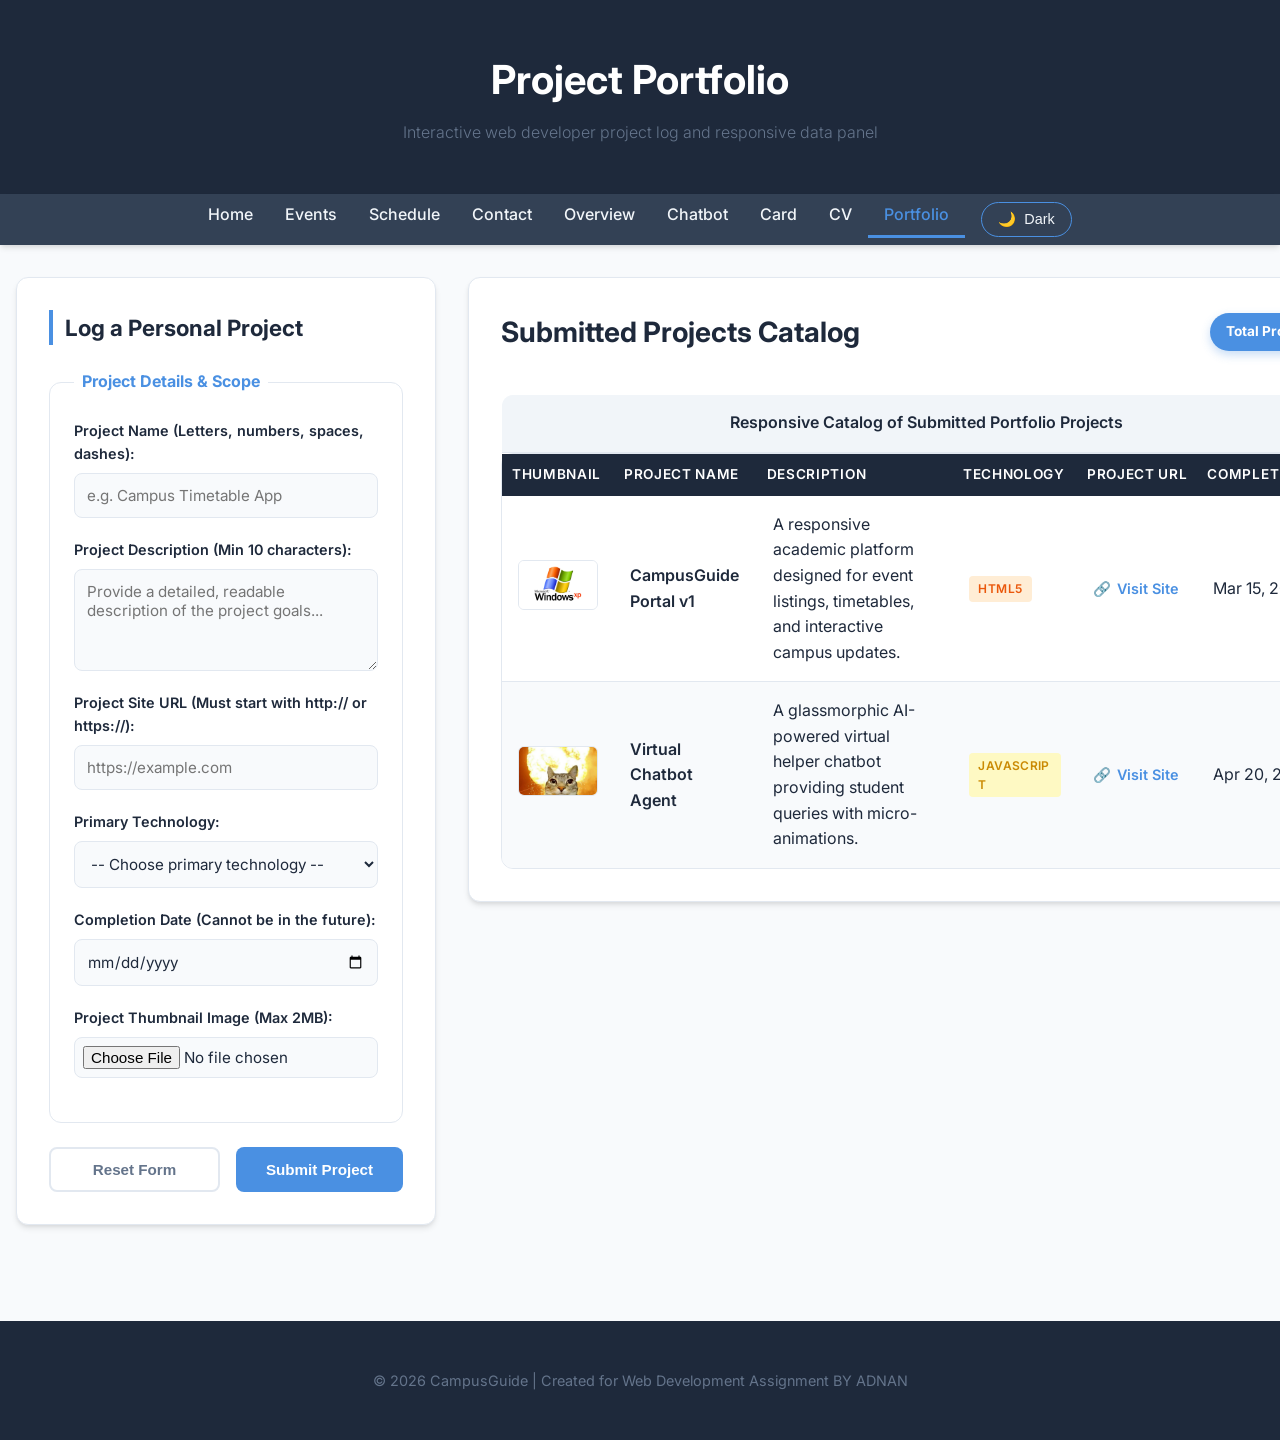
<file: portfolio.html>
<!DOCTYPE html>
<html lang="en">
<head>
    <meta charset="UTF-8">
    <meta name="viewport" content="width=device-width, initial-scale=1.0">
    <title>CampusGuide 2026 - Portfolio Showcase</title>
    <link rel="stylesheet" href="styles.css">
    <link rel="stylesheet" href="portfolio.css">
    <script src="theme.js"></script>
    <link rel="preconnect" href="https://fonts.googleapis.com">
    <link rel="preconnect" href="https://fonts.gstatic.com" crossorigin>
    <link href="https://fonts.googleapis.com/css2?family=Inter:wght@300;400;500;600;700&display=swap" rel="stylesheet">
</head>
<body>
    <a href="#main-content" class="skip-link">Skip to main content</a>
    
    <header>    
        <h1>Project Portfolio</h1>
        <p>Interactive web developer project log and responsive data panel</p>
    </header>
    
    <nav aria-label="Main navigation">
        <ul>
            <li><a href="index.html">Home</a></li>
            <li><a href="content.html">Events</a></li>
            <li><a href="data.html">Schedule</a></li>
            <li><a href="contact.html">Contact</a></li>
            <li><a href="overview.html">Overview</a></li>
            <li><a href="chatbot.html">Chatbot</a></li>
            <li><a href="card.html">Card</a></li>
            <li><a href="cv.html">CV</a></li>
            <li><a href="portfolio.html" aria-current="page">Portfolio</a></li>
            <li class="theme-toggle-container">
                <button id="theme-toggle" class="theme-toggle-btn" aria-label="Toggle dark mode">
                    <span class="theme-icon" aria-hidden="true">🌙</span>
                    <span class="theme-text">Dark</span>
                </button>
            </li>
        </ul>
    </nav>

    <main id="main-content">
        <div class="portfolio-grid">
            <!-- Left Column: Add Project Form (Main Element) -->
            <section class="portfolio-form-container" aria-labelledby="form-heading">
                <h2 id="form-heading">Log a Personal Project</h2>
                
                <form id="project-form" action="#" method="POST" novalidate aria-label="Submit project form">
                    <fieldset>
                        <legend>Project Details & Scope</legend>
                        
                        <!-- 1. Text Input: Project Name -->
                        <div class="form-group">
                            <label for="project-name">Project Name (Letters, numbers, spaces, dashes):</label>
                            <input type="text" id="project-name" name="name" required 
                                   placeholder="e.g. Campus Timetable App" 
                                   aria-describedby="name-error">
                            <span class="error-message" id="name-error" aria-live="assertive"></span>
                        </div>

                        <!-- 2. Textarea: Description -->
                        <div class="form-group">
                            <label for="project-desc">Project Description (Min 10 characters):</label>
                            <textarea id="project-desc" name="description" rows="4" required 
                                      placeholder="Provide a detailed, readable description of the project goals..."
                                      aria-describedby="desc-error"></textarea>
                            <span class="error-message" id="desc-error" aria-live="assertive"></span>
                        </div>

                        <!-- 3. URL Input: Project URL -->
                        <div class="form-group">
                            <label for="project-url">Project Site URL (Must start with http:// or https://):</label>
                            <input type="url" id="project-url" name="url" required 
                                   placeholder="https://example.com" 
                                   aria-describedby="url-error">
                            <span class="error-message" id="url-error" aria-live="assertive"></span>
                        </div>

                        <!-- 4. Select Dropdown: Technology -->
                        <div class="form-group">
                            <label for="project-tech">Primary Technology:</label>
                            <select id="project-tech" name="tech" required aria-describedby="tech-error">
                                <option value="">-- Choose primary technology --</option>
                                <option value="html">HTML5</option>
                                <option value="css">CSS3</option>
                                <option value="javascript">JavaScript</option>
                                <option value="react">React Framework</option>
                                <option value="python">Python</option>
                                <option value="java">Java</option>
                                <option value="git">Git / GitHub</option>
                            </select>
                            <span class="error-message" id="tech-error" aria-live="assertive"></span>
                        </div>

                        <!-- 5. Date Input: Completion Date -->
                        <div class="form-group">
                            <label for="project-date">Completion Date (Cannot be in the future):</label>
                            <input type="date" id="project-date" name="date" required 
                                   aria-describedby="date-error">
                            <span class="error-message" id="date-error" aria-live="assertive"></span>
                        </div>

                        <!-- 6. File Input: Thumbnail Image -->
                        <div class="form-group">
                            <label for="project-image">Project Thumbnail Image (Max 2MB):</label>
                            <input type="file" id="project-image" name="image" accept="image/*" required 
                                   aria-describedby="image-error">
                            <span class="error-message" id="image-error" aria-live="assertive"></span>
                        </div>
                    </fieldset>

                    <div class="form-actions">
                        <button type="reset" class="btn-reset">Reset Form</button>
                        <button type="submit" class="btn-submit">Submit Project</button>
                    </div>
                </form>
            </section>

            <!-- Right Column: Projects Showcase Table -->
            <section class="portfolio-table-card" aria-labelledby="table-heading">
                <div class="showcase-header">
                    <h2 id="table-heading" class="showcase-title">Submitted Projects Catalog</h2>
                    <div class="project-stats-card" aria-live="polite">
                        Total Projects: <span id="total-projects-count">0</span>
                    </div>
                </div>

                <div class="table-container" tabindex="0" aria-label="Projects table container (scrollable)">
                    <table>
                        <caption>Responsive Catalog of Submitted Portfolio Projects</caption>
                        <thead>
                            <tr>
                                <th scope="col" style="width: 12%;">Thumbnail</th>
                                <th scope="col" style="width: 18%;">Project Name</th>
                                <th scope="col" style="width: 35%;">Description</th>
                                <th scope="col" style="width: 15%;">Technology</th>
                                <th scope="col" style="width: 10%;">Project URL</th>
                                <th scope="col" style="width: 10%;">Completed Date</th>
                            </tr>
                        </thead>
                        <tbody id="projects-table-body">
                            <!-- Populated dynamically via JavaScript -->
                        </tbody>
                    </table>
                </div>
            </section>
        </div>
    </main>

    <footer>
        <p>&copy; 2026 CampusGuide | Created for Web Development Assignment BY ADNAN</p>
    </footer>

    <script src="portfolio.js"></script>
</body>
</html>
</file>
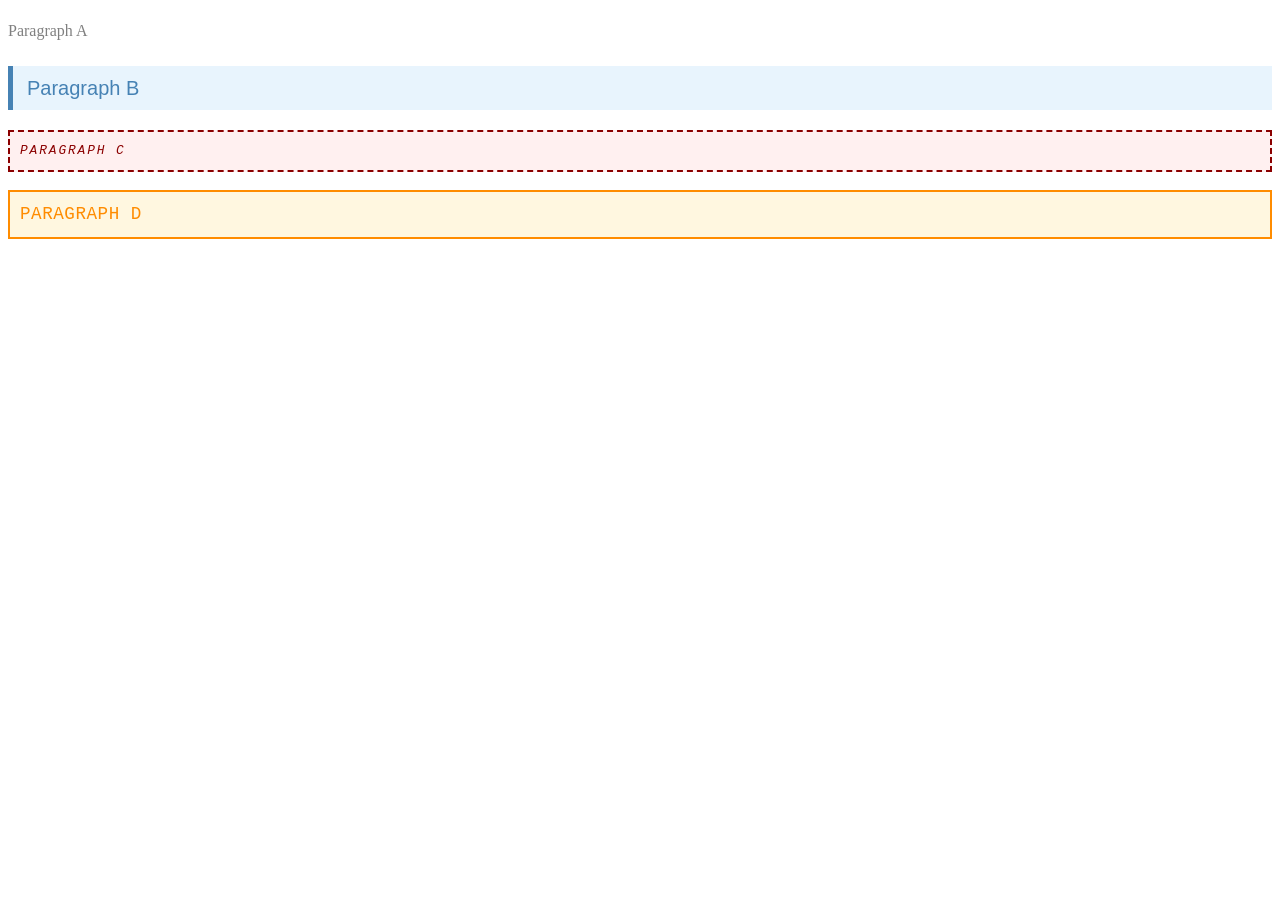
<file: specificity.html>
<!DOCTYPE html>
<html lang="en">
<head>
    <meta charset="UTF-8">
    <title>Specificity Game</title>
    <style>
        p {
            color: gray;
            font-size: 1rem;
            font-family: Georgia, serif;
            line-height: 1.4;
            padding: 4px 0;
        }

        .info {
            color: steelblue;
            font-size: 1.25rem;
            background-color: #e8f4fd;
            padding: 8px 14px;
            border-left: 5px solid steelblue;
            font-family: Arial, sans-serif;
        }

        #warning {
            color: darkred;
            font-size: 0.8rem;
            font-style: italic;
            text-transform: uppercase;
            letter-spacing: 0.15em;
            border: 2px dashed darkred;
            padding: 10px;
            background-color: #fff0f0;
            font-family: 'Courier New', monospace;
        }

        #warning.info {
            color: darkorange;
            background-color: #fff7e0;
            border: 2px solid darkorange;
            font-size: 1.1rem;
            font-style: normal;
            letter-spacing: 0.03em;
        }
    </style>
    <script src="theme.js"></script>
</head>
<body>

    <p>Paragraph A</p>

    <p class="info">Paragraph B</p>

    <p id="warning">Paragraph C</p>

    <p class="info" id="warning">Paragraph D</p>

</body>
</html>
</file>
<file: styles.css>
/* Global Reset & Variables */
:root {
    --primary-color: #4a90e2;
    --primary-hover: #357abd;
    --bg-color: #f8fafc;
    --card-bg: #ffffff;
    --text-color: #1e293b;
    --text-light: #64748b;
    --header-bg: #1e293b;
    --nav-bg: #334155;
    --border-color: #e2e8f0;
    --shadow: 0 4px 6px -1px rgba(0, 0, 0, 0.1), 0 2px 4px -1px rgba(0, 0, 0, 0.06);
    --radius: 12px;
    --font-main: 'Inter', system-ui, -apple-system, sans-serif;
    --transition-speed: 0.3s;
    --heading-color: var(--header-bg);
}

/* Dark Theme Variables */
html.dark-theme {
    --bg-color: #0f172a;        /* Slate 900 */
    --card-bg: #1e293b;         /* Slate 800 */
    --text-color: #f8fafc;      /* Slate 50 */
    --text-light: #94a3b8;      /* Slate 400 */
    --header-bg: #020617;       /* Slate 955 */
    --nav-bg: #0f172a;          /* Slate 900 */
    --border-color: #334155;    /* Slate 700 */
    --shadow: 0 4px 6px -1px rgba(0, 0, 0, 0.5), 0 2px 4px -1px rgba(0, 0, 0, 0.3);
    --heading-color: var(--text-color);
}

* {
    margin: 0;
    padding: 0;
    box-sizing: border-box;
}

body {
    font-family: var(--font-main);
    line-height: 1.6;
    background-color: var(--bg-color);
    color: var(--text-color);
    padding: 0;
}

/* Accessibility */
.skip-link {
    position: absolute;
    top: -100px;
    left: 0;
    background: var(--primary-color);
    color: white;
    padding: 1rem;
    z-index: 1000;
    transition: top 0.3s;
}

.skip-link:focus {
    top: 0;
}

/* Header & Navigation */
header {
    background-color: var(--header-bg);
    color: white;
    padding: 3rem 1rem;
    text-align: center;
}

header h1 {
    font-size: 2.5rem;
    margin-bottom: 0.5rem;
}

/* Responsive Header Font Size */
@media (max-width: 600px) {
    header h1 {
        font-size: 2rem;
    }
}

/* Ensure navigation does not overflow */
nav ul {
    overflow-x: auto;
    -webkit-overflow-scrolling: touch;
}

header p {
    color: var(--text-light);
    font-weight: 300;
}

nav {
    background-color: var(--nav-bg);
    position: sticky;
    top: 0;
    z-index: 100;
    box-shadow: var(--shadow);
}

nav ul {
    list-style: none;
    display: flex;
    justify-content: center;
    flex-wrap: wrap;
    max-width: 1200px;
    margin: 0 auto;
}

    nav a {
        color: #f1f5f9;
        text-decoration: none;
        padding: 0.5rem 1rem; /* reduced padding for mobile */
        display: block;
        font-weight: 500;
        transition: all 0.3s ease;
    }

    nav {
        overflow-x: hidden;
    }
    
    .theme-toggle-btn {
        color: var(--text-color);
        border-color: var(--primary-color);
    }
    
    html.dark-theme .theme-toggle-btn {
        background: var(--card-bg);
        color: var(--text-color);
    }


nav a[aria-current="page"] {
    border-bottom: 3px solid var(--primary-color);
    color: var(--primary-color);
}

/* Layout */
main {
    margin: 2rem auto;
    max-width: 100%;
    width: 100%;
    padding: 0 1rem;
}

section {
    background: var(--card-bg);
    padding: 2.5rem;
    margin-bottom: 2rem;
    border-radius: var(--radius);
    box-shadow: var(--shadow);
    border: 1px solid var(--border-color);
}

h2 {
    font-size: 1.75rem;
    margin-bottom: 1.5rem;
    color: var(--heading-color);
    border-left: 5px solid var(--primary-color);
    padding-left: 1rem;
}

/* Articles & Content */
article {
    margin-bottom: 2rem;
    padding-bottom: 1rem;
    border-bottom: 1px solid var(--border-color);
}

article:last-of-type {
    border-bottom: none;
}

article h3 {
    margin-bottom: 0.5rem;
}

/* Tables */
.table-container {
    overflow-x: auto;
    width: 100%;
    margin-top: 1rem;
}

table {
    width: 100%;
    border-collapse: separate;
    border-spacing: 0;
    margin-top: 1rem;
    border: 1px solid var(--border-color);
    border-radius: var(--radius);
    overflow: hidden;
}

caption {
    font-weight: 600;
    padding: 1rem;
    background: #f1f5f9;
    border-bottom: 1px solid var(--border-color);
}

th, td {
    padding: 1rem;
    text-align: left;
}

th {
    background-color: var(--header-bg);
    color: white;
    font-weight: 600;
    text-transform: uppercase;
    font-size: 0.85rem;
    letter-spacing: 0.05em;
}

td {
    border-bottom: 1px solid var(--border-color);
}

tr:last-child td {
    border-bottom: none;
}

/* Demonstration of :nth-child requirement */
tr:nth-child(even) {
    background-color: #f8fafc;
}

tr:hover {
    background-color: #f1f5f9;
}

/* Forms */
fieldset {
    border: 1px solid var(--border-color);
    border-radius: var(--radius);
    padding: 1.5rem;
    margin-bottom: 1.5rem;
}

legend {
    font-weight: 700;
    padding: 0 0.5rem;
    color: var(--primary-color);
}

label {
    display: block;
    margin-bottom: 0.5rem;
    font-weight: 500;
    font-size: 0.9rem;
}

input, select, textarea {
    width: 100%;
    padding: 0.75rem;
    margin-bottom: 1.25rem;
    border: 1.5px solid var(--border-color);
    border-radius: 8px;
    font-family: inherit;
    font-size: 1rem;
    transition: border-color 0.3s, background-color var(--transition-speed) ease, color var(--transition-speed) ease;
    background-color: var(--card-bg);
    color: var(--text-color);
}

input:focus, select:focus, textarea:focus {
    outline: none;
    border-color: var(--primary-color);
    box-shadow: 0 0 0 3px rgba(74, 144, 226, 0.1);
}

button {
    background-color: var(--primary-color);
    color: white;
    padding: 0.75rem 2rem;
    border: none;
    border-radius: 8px;
    font-weight: 600;
    cursor: pointer;
    transition: all 0.3s;
    width: auto;
}

button:hover {
    background-color: var(--primary-hover);
    transform: translateY(-1px);
    box-shadow: 0 4px 12px rgba(74, 144, 226, 0.3);
}

/* Footer */
footer {
    text-align: center;
    padding: 3rem 1rem;
    background-color: var(--header-bg);
    color: white;
    margin-top: 4rem;
}

footer p {
    color: var(--text-light);
    font-size: 0.9rem;
}

/* Media Queries */
@media (max-width: 768px) {
    header h1 {
        font-size: 2rem;
    }
    
    nav ul {
        flex-direction: column;
    }
    
    nav a {
        text-align: center;
        padding: 0.75rem;
        border-bottom: 1px solid rgba(255, 255, 255, 0.05);
    }
    
    section {
        padding: 1.5rem;
    }
}

/* Focus Indicator Styles (Accessibility) */
a:focus-visible,
button:focus-visible,
input:focus-visible,
select:focus-visible,
textarea:focus-visible {
    outline: 3px solid var(--primary-color) !important;
    outline-offset: 3px !important;
}

/* Theme Toggle Button Styles */
.theme-toggle-container {
    display: flex;
    align-items: center;
    justify-content: center;
    padding: 0 1rem;
}

.theme-toggle-btn {
    display: flex;
    align-items: center;
    gap: 0.5rem;
    background: transparent;
    border: 1px solid var(--primary-color);
    color: #f1f5f9;
    padding: 0.5rem 1rem;
    font-size: 0.9rem;
    border-radius: 20px;
    cursor: pointer;
    font-weight: 500;
    transition: all 0.3s ease;
    width: auto;
    margin: 0.5rem 0;
}

.theme-toggle-btn:hover {
    background-color: var(--primary-color);
    color: white;
    box-shadow: 0 0 10px rgba(74, 144, 226, 0.4);
    transform: none;
}

html.dark-theme th {
    background-color: #020617;
}

html.dark-theme tr:nth-child(even) {
    background-color: #1e293b;
}

html.dark-theme tr:hover {
    background-color: #334155;
}

html.dark-theme caption {
    background: #0f172a;
    color: var(--text-color);
}

/* Form Validation Helper Classes */
.error-message {
    color: #f43f5e;
    font-size: 0.85rem;
    margin-top: -0.75rem;
    margin-bottom: 1rem;
    font-weight: 500;
    display: none; /* Hidden by default */
}

.error-message.visible {
    display: block;
}

.input-error {
    border-color: #f43f5e !important;
    background-color: #fff1f2;
}

html.dark-theme .input-error {
    background-color: #4c0519;
}

.input-success {
    border-color: #10b981 !important;
}

/* Theme Switch Transition */
body, section, header, nav, footer, a, button, input, select, textarea, th, td, tr, caption, .info-card, .profile-summary {
    transition: background-color var(--transition-speed) ease, color var(--transition-speed) ease, border-color var(--transition-speed) ease, transform 0.3s ease, box-shadow 0.3s ease;
}
</file>
<file: card.css>
.card-container {
    display: flex;
    justify-content: center;
    align-items: center;
    min-height: 70vh;
    padding: 2rem;
}

.card {
    background: rgba(255, 255, 255, 0.9);
    backdrop-filter: blur(10px);
    border-radius: 20px;
    padding: 2.5rem;
    width: 100%;
    max-width: 400px;
    text-align: center;
    box-shadow: 0 20px 40px rgba(0, 0, 0, 0.1);
    border: 1px solid rgba(255, 255, 255, 0.2);
    transition: transform 0.3s ease, box-shadow 0.3s ease;
}

.card:hover {
    transform: translateY(-10px);
    box-shadow: 0 30px 60px rgba(0, 0, 0, 0.15);
}

.profile-img {
    width: 150px;
    height: 150px;
    border-radius: 50%;
    object-fit: cover;
    margin-bottom: 1.5rem;
    border: 5px solid #fff;
    box-shadow: 0 5px 15px rgba(0, 0, 0, 0.1);
}

.name {
    font-size: 2rem;
    color: #1a1a1a;
    margin-bottom: 0.5rem;
}

.specialization {
    color: #4a90e2;
    font-weight: 600;
    font-size: 1.1rem;
    margin-bottom: 0.25rem;
}

.year {
    color: #666;
    font-size: 0.9rem;
    margin-bottom: 2rem;
}

.links {
    display: flex;
    flex-direction: column;
    gap: 1rem;
}

.link-btn {
    padding: 0.8rem 1.5rem;
    border-radius: 10px;
    text-decoration: none;
    font-weight: 600;
    transition: all 0.3s ease;
    background: #4a90e2;
    color: white;
}

.link-btn:hover {
    background: #357abd;
    transform: scale(1.02);
}

.link-btn.github {
    background: #333;
}

.link-btn.github:hover {
    background: #000;
}

/* Dark Mode Overrides */
html.dark-theme .card {
    background: rgba(30, 41, 59, 0.9);
    border-color: rgba(255, 255, 255, 0.1);
    box-shadow: 0 20px 40px rgba(0, 0, 0, 0.5);
}

html.dark-theme .name {
    color: #f8fafc;
}

html.dark-theme .year {
    color: #94a3b8;
}
</file>
<file: chatbot.css>
.chat-wrapper {
    max-width: 600px;
    margin: 0 auto;
    display: flex;
    flex-direction: column;
    height: 500px;
    background: #fff;
    border-radius: var(--radius);
    overflow: hidden;
    box-shadow: var(--shadow);
    border: 1px solid var(--border-color);
}

.chat-display {
    flex: 1;
    padding: 1.5rem;
    overflow-y: auto;
    display: flex;
    flex-direction: column;
    gap: 1rem;
    background: #f1f5f9;
}

.message {
    padding: 0.8rem 1.2rem;
    border-radius: 15px;
    max-width: 85%;
    line-height: 1.4;
    font-size: 0.95rem;
    position: relative;
    animation: fadeIn 0.3s ease;
}

@keyframes fadeIn {
    from { opacity: 0; transform: translateY(10px); }
    to { opacity: 1; transform: translateY(0); }
}

.bot-message {
    align-self: flex-start;
    background: white;
    color: var(--text-color);
    border-bottom-left-radius: 2px;
    box-shadow: 0 2px 4px rgba(0,0,0,0.05);
}

.user-message {
    align-self: flex-end;
    background: var(--primary-color);
    color: white;
    border-bottom-right-radius: 2px;
}

.chat-input-area {
    display: flex;
    padding: 1rem;
    background: white;
    border-top: 1px solid var(--border-color);
    gap: 0.5rem;
}

.chat-input-area input {
    flex: 1;
    margin-bottom: 0;
}

.chat-input-area button {
    margin-top: 0;
    padding: 0.75rem 1.5rem;
}

.bot-name {
    font-weight: 700;
    color: var(--primary-color);
    display: block;
    font-size: 0.75rem;
    margin-bottom: 0.25rem;
    text-transform: uppercase;
}

.user-name {
    font-weight: 700;
    color: rgba(255,255,255,0.8);
    display: block;
    font-size: 0.75rem;
    margin-bottom: 0.25rem;
    text-transform: uppercase;
    text-align: right;
}

/* Dark Mode Overrides */
html.dark-theme .chat-wrapper {
    background: var(--card-bg);
    border-color: var(--border-color);
}

html.dark-theme .chat-display {
    background: var(--bg-color);
}

html.dark-theme .bot-message {
    background: var(--card-bg);
    color: var(--text-color);
    box-shadow: 0 2px 4px rgba(0,0,0,0.2);
}

html.dark-theme .chat-input-area {
    background: var(--card-bg);
    border-color: var(--border-color);
}
</file>
<file: cv.css>
/* cv.css - CV page specific premium styling */

/* Layout structure */
.cv-container {
    display: grid;
    grid-template-columns: 1fr;
    gap: 2rem;
    align-items: start;
    margin-top: 2rem;
}

@media (min-width: 900px) {
    .cv-container {
        grid-template-columns: 320px 1fr;
    }

    .cv-sidebar {
        position: sticky;
        top: 100px;
    }
}

/* Sidebar profile card */
.cv-sidebar-card {
    background: var(--card-bg);
    border: 1px solid var(--border-color);
    border-radius: var(--radius);
    padding: 2.5rem 1.5rem;
    text-align: center;
    box-shadow: var(--shadow);
}

.cv-avatar {
    width: 150px;
    height: 150px;
    border-radius: 50%;
    object-fit: cover;
    border: 4px solid var(--primary-color);
    margin: 0 auto 1.5rem;
    box-shadow: 0 8px 16px rgba(0, 0, 0, 0.1);
    transition: transform 0.5s ease;
}

.cv-avatar:hover {
    transform: rotate(5deg) scale(1.05);
}

.cv-name {
    font-size: 1.5rem;
    font-weight: 700;
    margin-bottom: 0.25rem;
    color: var(--text-color);
}

.cv-title {
    font-size: 0.95rem;
    color: var(--primary-color);
    font-weight: 600;
    margin-bottom: 1.5rem;
    text-transform: uppercase;
    letter-spacing: 0.05em;
}

.cv-contact-list {
    list-style: none;
    padding: 0;
    margin: 1.5rem 0;
    text-align: left;
    border-top: 1px solid var(--border-color);
    border-bottom: 1px solid var(--border-color);
    padding: 1rem 0;
}

.cv-contact-item {
    display: flex;
    align-items: center;
    gap: 0.75rem;
    font-size: 0.9rem;
    color: var(--text-light);
    margin-bottom: 0.75rem;
}

.cv-contact-item:last-child {
    margin-bottom: 0;
}

.cv-contact-icon {
    font-size: 1.1rem;
    color: var(--primary-color);
    flex-shrink: 0;
}

.cv-contact-text {
    word-break: break-all;
}

.cv-actions {
    display: flex;
    flex-direction: column;
    gap: 0.75rem;
    margin-top: 1.5rem;
}

.cv-btn-secondary {
    background-color: transparent;
    border: 2px solid var(--primary-color);
    color: var(--primary-color);
    padding: 0.65rem 1.5rem;
    border-radius: 8px;
    font-weight: 600;
    cursor: pointer;
    transition: all 0.3s;
    text-decoration: none;
    display: inline-block;
    font-size: 0.9rem;
}

.cv-btn-secondary:hover {
    background-color: var(--primary-color);
    color: white;
    box-shadow: 0 4px 12px rgba(74, 144, 226, 0.2);
}

/* Timeline Components */
.cv-section {
    margin-bottom: 2.5rem;
}

.cv-section h2 {
    margin-bottom: 1.5rem;
}

.timeline {
    position: relative;
    padding-left: 2rem;
    margin: 1.5rem 0;
}

.timeline::before {
    content: '';
    position: absolute;
    top: 8px;
    left: 7px;
    bottom: 0;
    width: 2px;
    background: var(--border-color);
}

.timeline-item {
    position: relative;
    margin-bottom: 2rem;
    padding-left: 0.5rem;
    transition: transform 0.3s ease;
}

.timeline-item:last-child {
    margin-bottom: 0;
}

.timeline-item::before {
    content: '';
    position: absolute;
    top: 8px;
    left: -2rem;
    width: 16px;
    height: 16px;
    border-radius: 50%;
    background: var(--card-bg);
    border: 3px solid var(--primary-color);
    z-index: 1;
    box-sizing: border-box;
    transition: background-color 0.3s, border-color 0.3s, transform 0.3s;
}

.timeline-item:hover::before {
    background-color: var(--primary-color);
    transform: scale(1.2);
}

.timeline-header {
    display: flex;
    flex-wrap: wrap;
    justify-content: space-between;
    align-items: baseline;
    margin-bottom: 0.5rem;
    gap: 0.5rem;
}

.timeline-role {
    font-size: 1.15rem;
    font-weight: 600;
    color: var(--text-color);
    margin: 0;
}

.timeline-org {
    font-size: 0.95rem;
    color: var(--primary-color);
    font-weight: 500;
}

.timeline-date {
    font-size: 0.85rem;
    background: #eef2ff;
    color: var(--primary-color);
    padding: 0.2rem 0.75rem;
    border-radius: 20px;
    font-weight: 600;
    display: inline-block;
}

html.dark-theme .timeline-date {
    background: #1e1b4b;
    color: #a5b4fc;
}

.timeline-desc {
    font-size: 0.95rem;
    color: var(--text-light);
    margin-top: 0.5rem;
}

/* Skills list details */
.skills-dashboard {
    background: var(--card-bg);
    border: 1px solid var(--border-color);
    border-radius: var(--radius);
    padding: 2rem;
    box-shadow: var(--shadow);
}

.skills-filter-bar {
    display: flex;
    gap: 0.5rem;
    margin-bottom: 1.5rem;
    flex-wrap: wrap;
}

.skills-filter-btn {
    background: transparent;
    border: 1px solid var(--border-color);
    color: var(--text-light);
    padding: 0.4rem 1rem;
    font-size: 0.85rem;
    border-radius: 20px;
    cursor: pointer;
    font-weight: 500;
    transition: all 0.3s ease;
}

.skills-filter-btn:hover, .skills-filter-btn.active {
    background-color: var(--primary-color);
    color: white;
    border-color: var(--primary-color);
}

.skills-grid {
    display: grid;
    grid-template-columns: repeat(auto-fill, minmax(110px, 1fr));
    gap: 0.75rem;
}

.skill-card {
    background: var(--bg-color);
    border: 1px solid var(--border-color);
    border-radius: 8px;
    padding: 0.75rem;
    text-align: center;
    font-weight: 500;
    font-size: 0.9rem;
    transition: all 0.3s ease;
}

.skill-card:hover {
    transform: translateY(-3px);
    box-shadow: var(--shadow);
    border-color: var(--primary-color);
    color: var(--primary-color);
}

/* Language Proficiency Bars */
.language-list {
    margin-top: 1rem;
}

.language-item {
    margin-bottom: 1.25rem;
}

.language-info {
    display: flex;
    justify-content: space-between;
    margin-bottom: 0.25rem;
    font-size: 0.9rem;
    font-weight: 500;
}

.language-name {
    color: var(--text-color);
}

.language-level {
    color: var(--text-light);
}

.progress-track {
    width: 100%;
    height: 8px;
    background-color: var(--border-color);
    border-radius: 4px;
    overflow: hidden;
}

.progress-fill {
    height: 100%;
    background-color: var(--primary-color);
    border-radius: 4px;
    transition: width 1s ease-out;
}

/* Print Stylesheet */
@media print {
    body {
        background: white !important;
        color: black !important;
        font-size: 11pt !important;
    }
    
    header, nav, footer, .cv-actions, .skills-filter-bar, .theme-toggle-container {
        display: none !important;
    }
    
    main {
        margin: 0 !important;
        max-width: 100% !important;
        padding: 0 !important;
    }
    
    .cv-container {
        display: block !important;
    }
    
    .cv-sidebar {
        margin-bottom: 2rem !important;
        page-break-after: avoid;
    }
    
    .cv-sidebar-card {
        border: none !important;
        box-shadow: none !important;
        padding: 0 !important;
        text-align: left !important;
    }
    
    .cv-avatar {
        display: none !important;
    }
    
    .cv-contact-list {
        display: grid !important;
        grid-template-columns: repeat(2, 1fr) !important;
        border: none !important;
        margin: 1rem 0 !important;
    }
    
    .timeline::before {
        background: #ccc !important;
    }
    
    .timeline-item::before {
        border-color: #333 !important;
        background: white !important;
        -webkit-print-color-adjust: exact;
        print-color-adjust: exact;
    }
    
    .timeline-date {
        background: #eee !important;
        color: #333 !important;
        border: 1px solid #ccc !important;
        -webkit-print-color-adjust: exact;
        print-color-adjust: exact;
    }
    
    .progress-track {
        background-color: #eee !important;
        border: 1px solid #ccc !important;
        -webkit-print-color-adjust: exact;
        print-color-adjust: exact;
    }
    
    .progress-fill {
        background-color: #666 !important;
        -webkit-print-color-adjust: exact;
        print-color-adjust: exact;
    }
}
</file>
<file: portfolio.css>
/* portfolio.css - Portfolio and project showcase specific styles */

.portfolio-grid {
    display: grid;
    grid-template-columns: 1fr;
    gap: 2rem;
    align-items: start;
    margin-top: 2rem;
}

@media (min-width: 992px) {
    .portfolio-grid {
        grid-template-columns: 420px 1fr;
    }
    
    .portfolio-form-container {
        position: sticky;
        top: 100px;
    }
}

/* Form Styling */
.portfolio-form-container {
    background: var(--card-bg);
    border: 1px solid var(--border-color);
    border-radius: var(--radius);
    padding: 2rem;
    box-shadow: var(--shadow);
}

.portfolio-form-container h2 {
    font-size: 1.4rem;
    margin-bottom: 1.5rem;
    border-left: 4px solid var(--primary-color);
    padding-left: 0.75rem;
    color: var(--text-color);
}

.form-group {
    display: flex;
    flex-direction: column;
    margin-bottom: 1.25rem;
    position: relative;
}

.form-group label {
    margin-bottom: 0.5rem;
    font-size: 0.9rem;
    font-weight: 600;
    color: var(--text-color);
}

.form-group input,
.form-group textarea,
.form-group select {
    width: 100%;
    padding: 0.75rem;
    border: 1.5px solid var(--border-color);
    border-radius: 8px;
    background-color: var(--bg-color);
    color: var(--text-color);
    font-family: inherit;
    font-size: 0.95rem;
    transition: all 0.3s ease;
    margin-bottom: 0; /* Override global style margin */
}

/* File Upload input custom styling */
.form-group input[type="file"] {
    padding: 0.5rem;
    background-color: var(--bg-color);
    cursor: pointer;
}

.form-group textarea {
    resize: vertical;
    min-height: 100px;
}

.form-actions {
    display: flex;
    gap: 1rem;
    margin-top: 1.5rem;
}

.form-actions button {
    flex: 1;
    padding: 0.75rem 1.5rem;
    font-size: 0.95rem;
}

.btn-reset {
    background-color: transparent;
    border: 2px solid var(--border-color);
    color: var(--text-light);
}

.btn-reset:hover {
    background-color: #f1f5f9;
    color: var(--text-color);
    border-color: var(--text-color);
    box-shadow: none;
    transform: translateY(-1px);
}

html.dark-theme .btn-reset:hover {
    background-color: #1e293b;
    color: #f8fafc;
    border-color: #94a3b8;
}

/* Showcase Section and Stats Card */
.showcase-header {
    display: flex;
    justify-content: space-between;
    align-items: center;
    flex-wrap: wrap;
    gap: 1rem;
    margin-bottom: 1.5rem;
}

.showcase-title {
    font-size: 1.75rem;
    color: var(--text-color);
    margin: 0;
    border: none;
    padding: 0;
}

.project-stats-card {
    background: var(--primary-color);
    color: white;
    padding: 0.5rem 1rem;
    border-radius: 20px;
    font-size: 0.85rem;
    font-weight: 700;
    box-shadow: 0 4px 10px rgba(74, 144, 226, 0.3);
}

.portfolio-table-card {
    background: var(--card-bg);
    border: 1px solid var(--border-color);
    border-radius: var(--radius);
    padding: 2rem;
    box-shadow: var(--shadow);
}

/* Projects Table styling */
.project-thumbnail {
    width: 80px;
    height: 50px;
    object-fit: cover;
    border-radius: 6px;
    border: 1px solid var(--border-color);
    transition: transform 0.3s ease;
}

.project-thumbnail:hover {
    transform: scale(1.1);
}

.tech-badge {
    display: inline-block;
    padding: 0.2rem 0.6rem;
    border-radius: 4px;
    font-size: 0.75rem;
    font-weight: 600;
    text-transform: uppercase;
    letter-spacing: 0.03em;
    background-color: #e2e8f0;
    color: #475569;
}

/* Custom technology badge colors for visual WOW factor */
.tech-badge.html { background-color: #ffedd5; color: #ea580c; }
.tech-badge.css { background-color: #e0f2fe; color: #0284c7; }
.tech-badge.javascript { background-color: #fef9c3; color: #ca8a04; }
.tech-badge.react { background-color: #ecfeff; color: #0891b2; }
.tech-badge.python { background-color: #dcfce7; color: #16a34a; }
.tech-badge.java { background-color: #fee2e2; color: #dc2626; }
.tech-badge.git { background-color: #f3e8ff; color: #9333ea; }

html.dark-theme .tech-badge {
    background-color: #334155;
    color: #cbd5e1;
}

html.dark-theme .tech-badge.html { background-color: #431407; color: #f97316; }
html.dark-theme .tech-badge.css { background-color: #0c4a6e; color: #38bdf8; }
html.dark-theme .tech-badge.javascript { background-color: #422006; color: #facc15; }
html.dark-theme .tech-badge.react { background-color: #083344; color: #22d3ee; }
html.dark-theme .tech-badge.python { background-color: #064e3b; color: #4ade80; }
html.dark-theme .tech-badge.java { background-color: #450a0a; color: #f87171; }
html.dark-theme .tech-badge.git { background-color: #3b0764; color: #c084fc; }

.project-link {
    display: inline-flex;
    align-items: center;
    gap: 0.35rem;
    color: var(--primary-color);
    text-decoration: none;
    font-weight: 600;
    font-size: 0.9rem;
    transition: color 0.3s;
}

.project-link:hover {
    color: var(--primary-hover);
    text-decoration: underline;
}

.table-fallback-row {
    text-align: center;
    padding: 3rem !important;
    color: var(--text-light);
    font-style: italic;
}

/* CSS micro-animations for newly added rows */
@keyframes highlightRow {
    0% { background-color: rgba(74, 144, 226, 0.2); }
    100% { background-color: transparent; }
}

.newly-added-row {
    animation: highlightRow 2s ease-out;
}

/* Responsive Table Column Sizing Fix */
.table-container table {
    min-width: 850px;
    table-layout: auto; /* Change from fixed to auto */
    width: 100%;
}

/* Ensure headers don't squish and overlap */
.table-container th {
    white-space: nowrap; /* Prevents words from breaking awkwardly or wrapping */
    padding: 10px;       /* Adds comfortable spacing between headers */
}

.table-container td {
    word-break: break-word; /* Keeps description cells wrapping safely */
}
</file>
